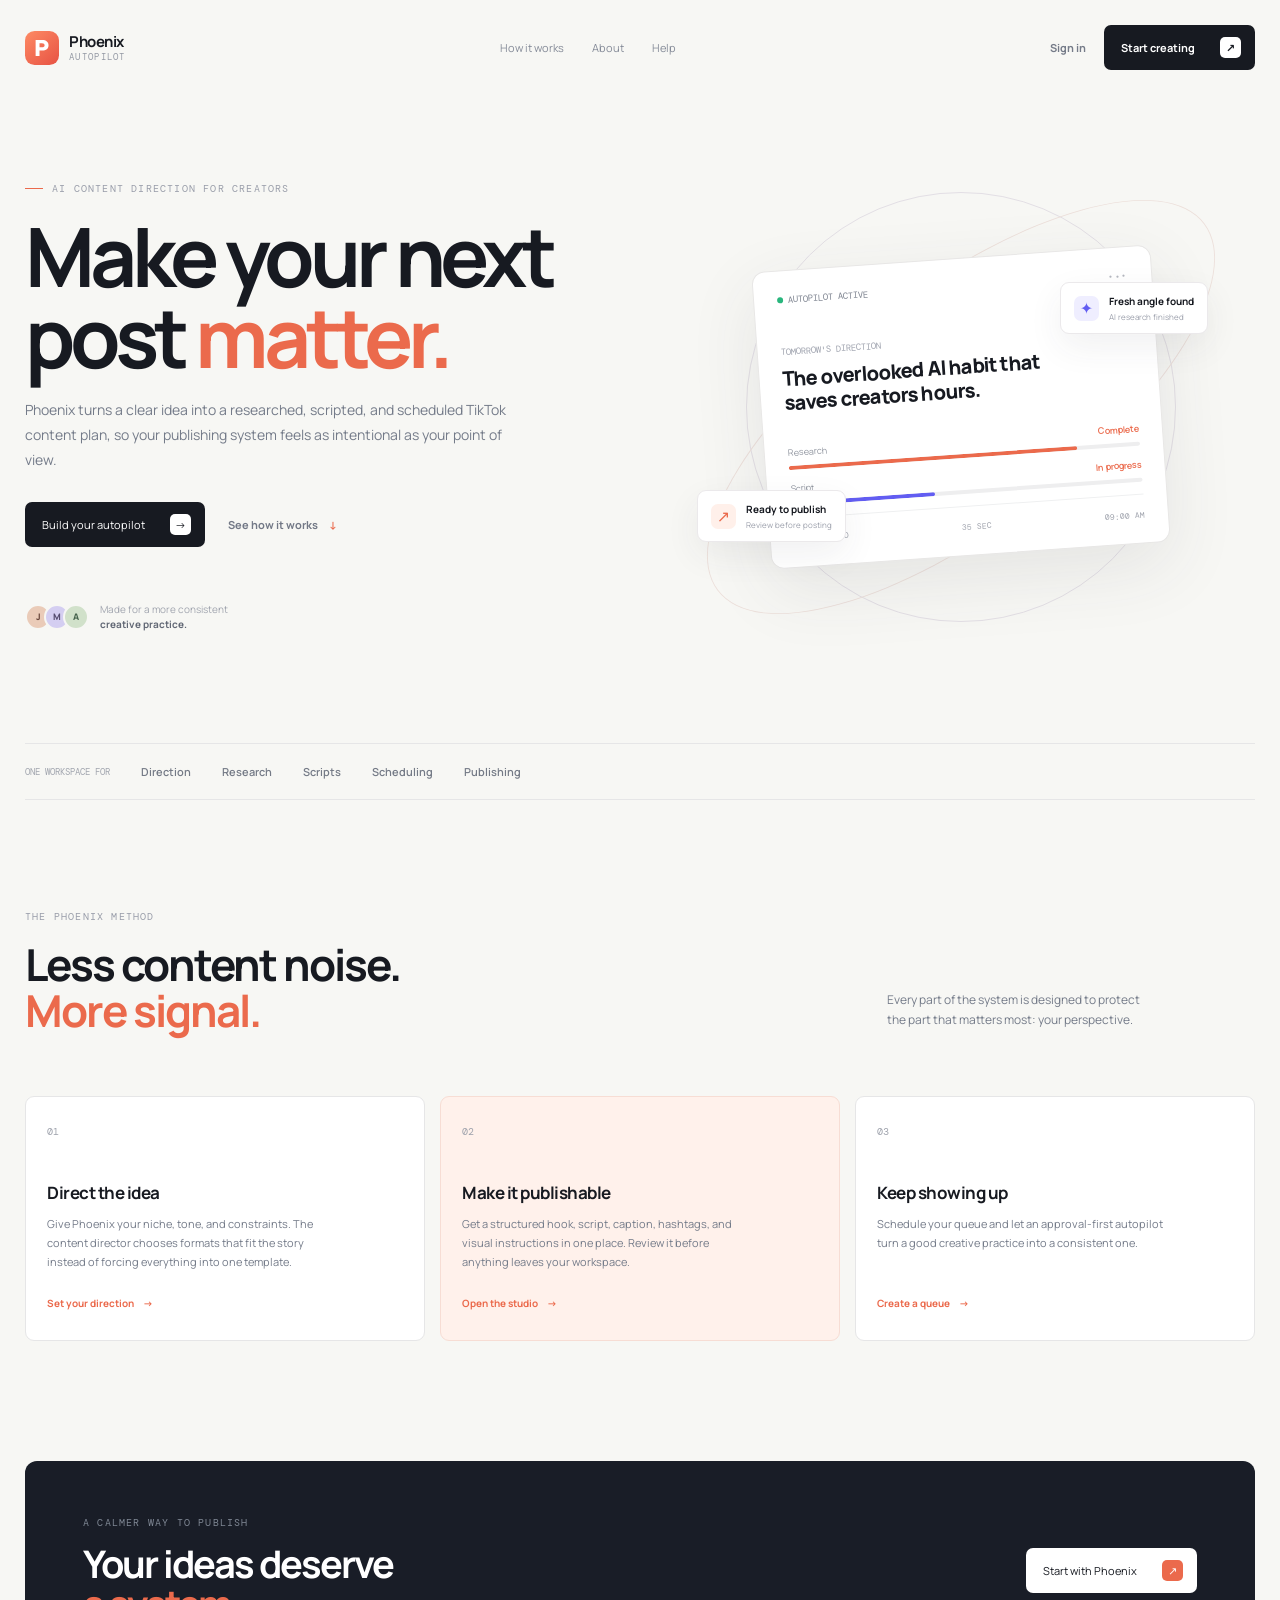
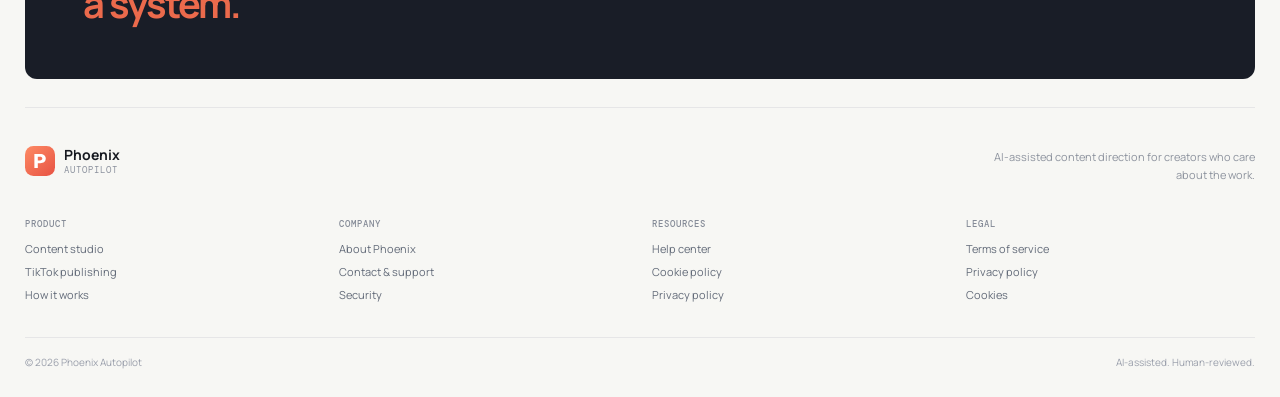
<file: static/index.html>
<!doctype html>
<html lang="en">
  <head>
    <meta charset="utf-8" />
    <meta name="viewport" content="width=device-width, initial-scale=1" />
    <meta name="description" content="Phoenix Autopilot turns your content direction into an intentional TikTok publishing system." />
    <meta name="tiktok-developers-site-verification" content="TMvAZ2F9A7vCeiEza8vRkMqkSMo8er8C" />
    <link rel="icon" href="/static/assets/phoenix-mark.svg" />
    <title>Phoenix Autopilot · Make your next post matter</title>
    <link rel="stylesheet" href="/static/landing.css" />
  </head>
  <body>
    <div class="landing-shell">
      <nav class="landing-nav">
        <a class="landing-brand" href="/"><img class="landing-mark-image" src="/static/assets/phoenix-mark.svg" alt="Phoenix" /><span><strong>Phoenix</strong><small>Autopilot</small></span></a>
        <div class="landing-links"><a href="#how-it-works">How it works</a><a href="/about">About</a><a href="/help">Help</a></div>
        <div class="landing-actions"><a class="landing-signin" href="/login">Sign in</a><a class="landing-cta" href="/signup">Start creating <span>↗</span></a></div>
      </nav>

      <main>
        <section class="hero">
          <div class="hero-copy"><div class="hero-kicker"><span class="kicker-line"></span>AI content direction for creators</div><h1>Make your next post <em>matter.</em></h1><p class="hero-lede">Phoenix turns a clear idea into a researched, scripted, and scheduled TikTok content plan, so your publishing system feels as intentional as your point of view.</p><div class="hero-actions"><a class="hero-button" href="/signup">Build your autopilot <span>→</span></a><a class="hero-secondary" href="#how-it-works">See how it works <span>↓</span></a></div><div class="hero-proof"><div class="proof-avatars"><span>J</span><span>M</span><span>A</span></div><span>Made for a more consistent<br /><strong>creative practice.</strong></span></div></div>
          <div class="hero-art"><div class="orbit orbit-one"></div><div class="orbit orbit-two"></div><div class="dashboard-card"><div class="mini-top"><span><i></i>Autopilot active</span><span class="mini-dots">•••</span></div><div class="mini-title">Tomorrow's direction</div><div class="mini-topic">The overlooked AI habit that saves creators hours.</div><div class="mini-progress"><div><span>Research</span><b>Complete</b></div><div class="progress-track"><i></i></div><div><span>Script</span><b>In progress</b></div><div class="progress-track"><i class="short"></i></div></div><div class="mini-footer"><span>VOICE VIDEO</span><span>35 SEC</span><span>09:00 AM</span></div></div><div class="floating-note note-one"><span>✦</span><div><b>Fresh angle found</b><small>AI research finished</small></div></div><div class="floating-note note-two"><span>↗</span><div><b>Ready to publish</b><small>Review before posting</small></div></div></div>
        </section>

        <section class="signal-strip"><span>ONE WORKSPACE FOR</span><strong>Direction</strong><strong>Research</strong><strong>Scripts</strong><strong>Scheduling</strong><strong>Publishing</strong></section>

        <section class="how-section" id="how-it-works"><div class="section-label">The Phoenix method</div><div class="how-heading"><h2>Less content noise.<br /><em>More signal.</em></h2><p>Every part of the system is designed to protect the part that matters most: your perspective.</p></div><div class="feature-grid"><article><span class="feature-number">01</span><h3>Direct the idea</h3><p>Give Phoenix your niche, tone, and constraints. The content director chooses formats that fit the story instead of forcing everything into one template.</p><a href="/signup">Set your direction <span>→</span></a></article><article><span class="feature-number">02</span><h3>Make it publishable</h3><p>Get a structured hook, script, caption, hashtags, and visual instructions in one place. Review it before anything leaves your workspace.</p><a href="/signup">Open the studio <span>→</span></a></article><article><span class="feature-number">03</span><h3>Keep showing up</h3><p>Schedule your queue and let an approval-first autopilot turn a good creative practice into a consistent one.</p><a href="/signup">Create a queue <span>→</span></a></article></div></section>

        <section class="closing-card"><div><div class="section-label">A calmer way to publish</div><h2>Your ideas deserve<br /><em>a system.</em></h2></div><a class="hero-button light-button" href="/signup">Start with Phoenix <span>↗</span></a></section>
      </main>
      <footer class="site-footer">
        <div class="site-footer-top"><div class="site-footer-brand"><img src="/static/assets/phoenix-mark.svg" alt="Phoenix" /><div><strong>Phoenix</strong><span>Autopilot</span></div></div><p>AI-assisted content direction for creators who care about the work.</p></div>
        <div class="site-footer-columns"><div><b>Product</b><a href="/signup">Content studio</a><a href="/signup">TikTok publishing</a><a href="/#how-it-works">How it works</a></div><div><b>Company</b><a href="/about">About Phoenix</a><a href="/contact">Contact &amp; support</a><a href="/security">Security</a></div><div><b>Resources</b><a href="/help">Help center</a><a href="/cookies">Cookie policy</a><a href="/privacy">Privacy policy</a></div><div><b>Legal</b><a href="/terms">Terms of service</a><a href="/privacy">Privacy policy</a><a href="/cookie-policy">Cookies</a></div></div>
        <div class="site-footer-bottom"><span>© 2026 Phoenix Autopilot</span><span>AI-assisted. Human-reviewed.</span></div>
      </footer>
    </div>
  </body>
</html>
</file>
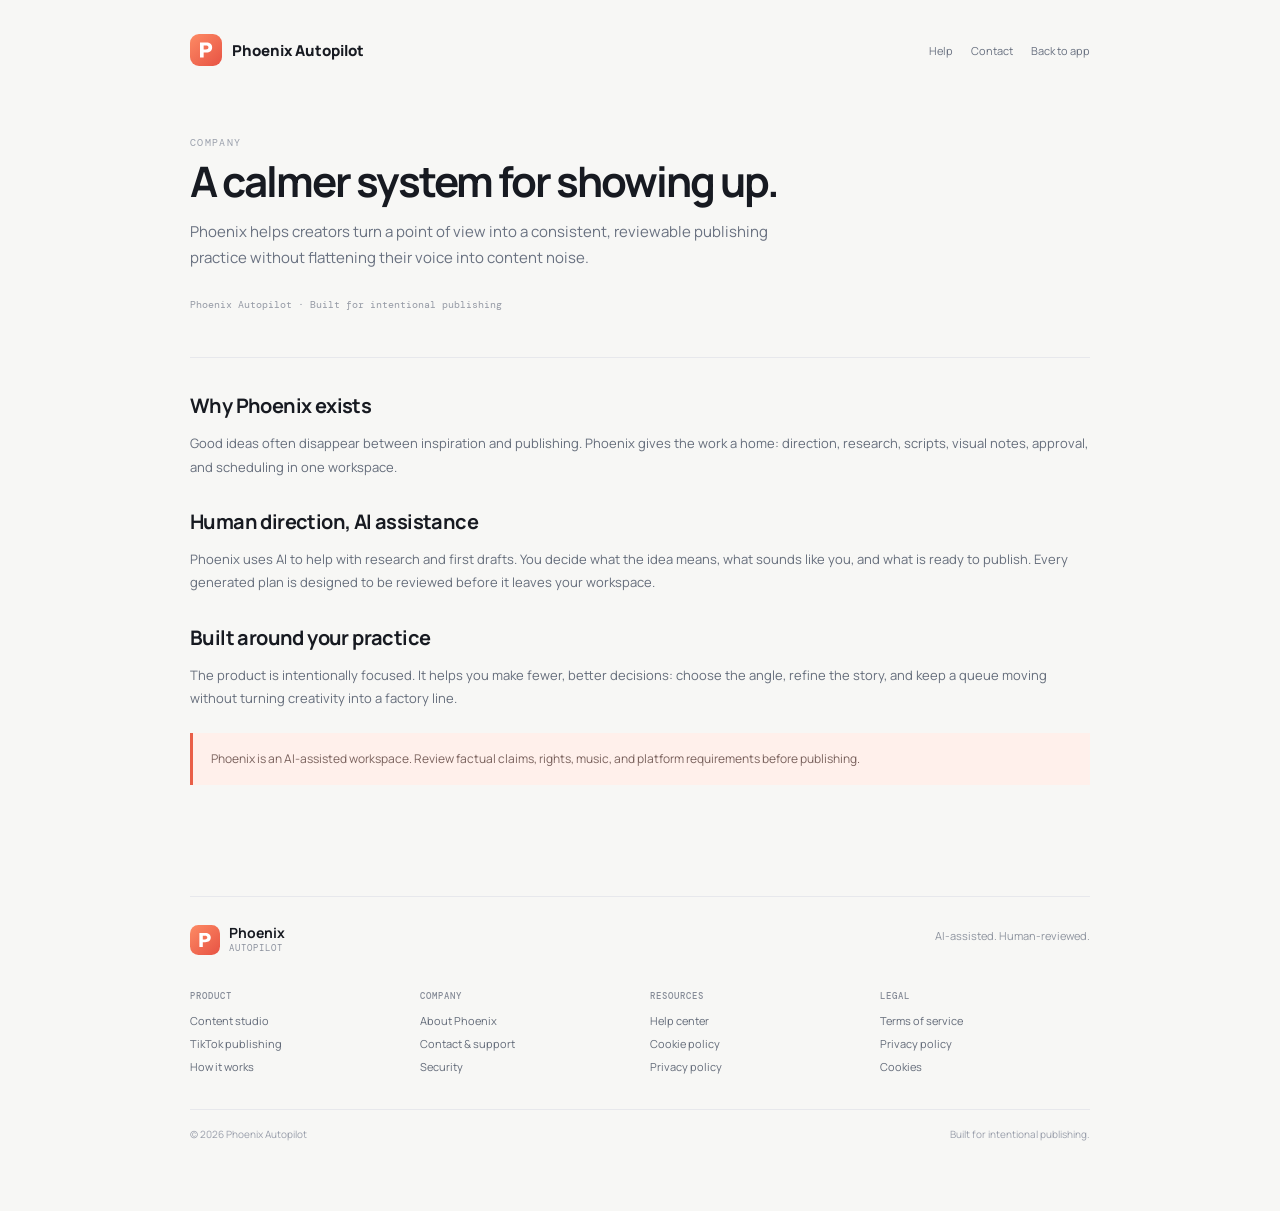
<file: static/about.html>
<!doctype html>
<html lang="en">
  <head>
    <meta charset="utf-8" />
    <meta name="viewport" content="width=device-width, initial-scale=1" />
    <link rel="icon" href="/static/assets/phoenix-mark.svg" />
    <title>About Phoenix · Phoenix Autopilot</title>
    <link rel="stylesheet" href="/static/legal.css" />
  </head>
  <body>
    <div class="legal-shell">
      <nav class="legal-nav"><a class="brand" href="/"><img class="brand-mark-image" src="/static/assets/phoenix-mark.svg" alt="Phoenix" /><span>Phoenix Autopilot</span></a><div class="legal-nav-links"><a href="/help">Help</a><a href="/contact">Contact</a><a href="/">Back to app</a></div></nav>
      <div class="eyebrow">Company</div>
      <h1>A calmer system for showing up.</h1>
      <p class="lede">Phoenix helps creators turn a point of view into a consistent, reviewable publishing practice without flattening their voice into content noise.</p>
      <div class="legal-meta">Phoenix Autopilot · Built for intentional publishing</div>
      <article class="legal-content">
        <h2>Why Phoenix exists</h2>
        <p>Good ideas often disappear between inspiration and publishing. Phoenix gives the work a home: direction, research, scripts, visual notes, approval, and scheduling in one workspace.</p>
        <h2>Human direction, AI assistance</h2>
        <p>Phoenix uses AI to help with research and first drafts. You decide what the idea means, what sounds like you, and what is ready to publish. Every generated plan is designed to be reviewed before it leaves your workspace.</p>
        <h2>Built around your practice</h2>
        <p>The product is intentionally focused. It helps you make fewer, better decisions: choose the angle, refine the story, and keep a queue moving without turning creativity into a factory line.</p>
        <div class="legal-note">Phoenix is an AI-assisted workspace. Review factual claims, rights, music, and platform requirements before publishing.</div>
      </article>
      <footer class="site-footer"><div class="site-footer-top"><div class="site-footer-brand"><img src="/static/assets/phoenix-mark.svg" alt="Phoenix" /><div><strong>Phoenix</strong><span>Autopilot</span></div></div><p>AI-assisted. Human-reviewed.</p></div><div class="site-footer-columns"><div><b>Product</b><a href="/signup">Content studio</a><a href="/signup">TikTok publishing</a><a href="/#how-it-works">How it works</a></div><div><b>Company</b><a href="/about">About Phoenix</a><a href="/contact">Contact &amp; support</a><a href="/security">Security</a></div><div><b>Resources</b><a href="/help">Help center</a><a href="/cookies">Cookie policy</a><a href="/privacy">Privacy policy</a></div><div><b>Legal</b><a href="/terms">Terms of service</a><a href="/privacy">Privacy policy</a><a href="/cookie-policy">Cookies</a></div></div><div class="site-footer-bottom"><span>© 2026 Phoenix Autopilot</span><span>Built for intentional publishing.</span></div></footer>
    </div>
  </body>
</html>
</file>
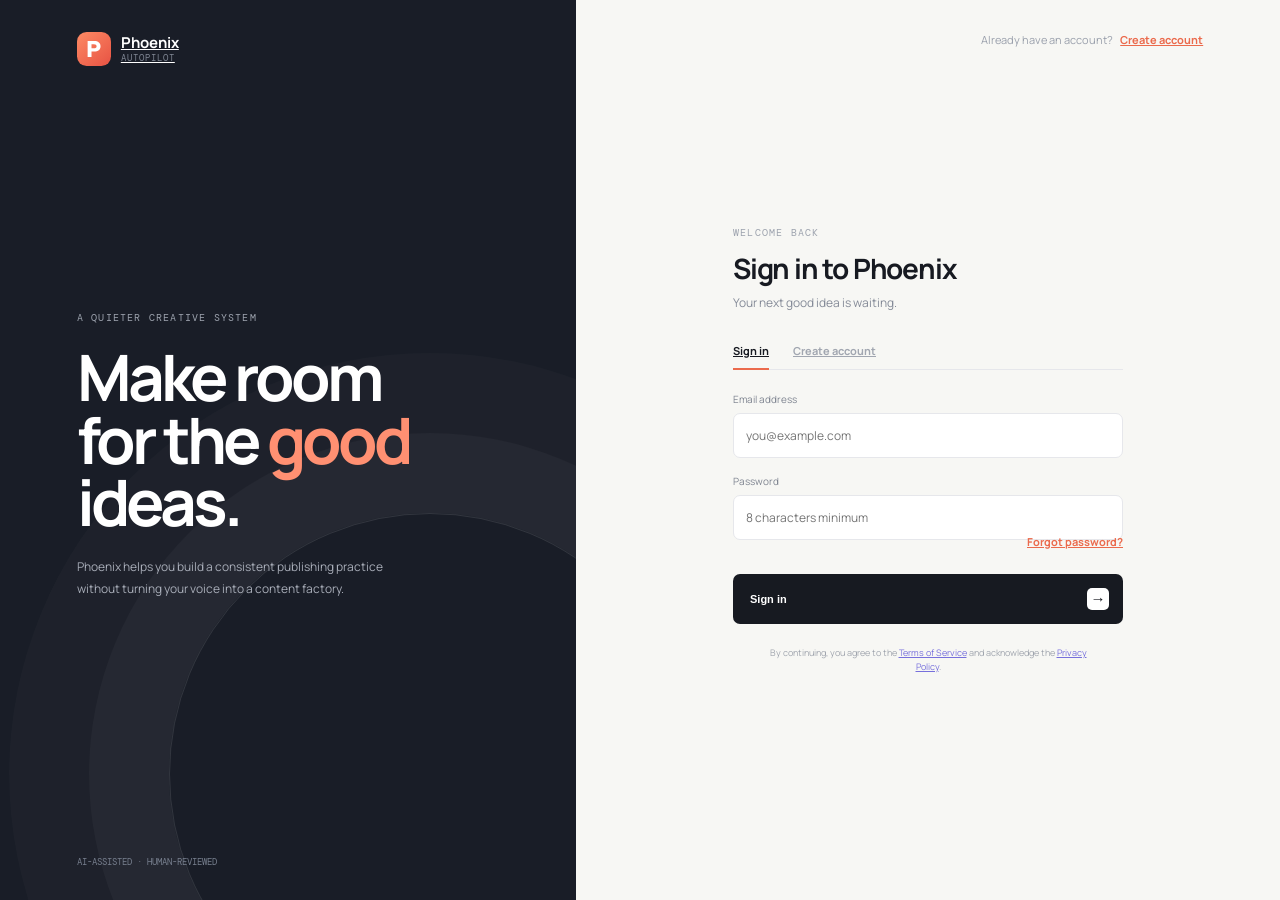
<file: static/auth.html>
<!doctype html>
<html lang="en">
  <head>
    <meta charset="utf-8" />
    <meta name="viewport" content="width=device-width, initial-scale=1" />
    <link rel="icon" href="/static/assets/phoenix-mark.svg" />
    <title>Sign in · Phoenix Autopilot</title>
    <link rel="stylesheet" href="/static/auth.css" />
  </head>
  <body>
    <div class="auth-shell">
      <section class="auth-aside"><a class="auth-brand" href="/"><img class="auth-mark-image" src="/static/assets/phoenix-mark.svg" alt="Phoenix" /><span><strong>Phoenix</strong><small>Autopilot</small></span></a><div class="aside-copy"><div class="aside-kicker">A quieter creative system</div><h1>Make room<br />for the <em>good</em><br />ideas.</h1><p>Phoenix helps you build a consistent publishing practice without turning your voice into a content factory.</p></div><span class="aside-foot">AI-assisted · Human-reviewed</span></section>
      <main class="auth-main"><div class="auth-top"><span>Already have an account?</span><a id="top-switch" href="/login">Sign in</a></div><div class="auth-card"><div class="auth-eyebrow" id="form-eyebrow">Welcome back</div><h2 id="form-title">Sign in to Phoenix</h2><p id="form-copy">Your next good idea is waiting.</p><div class="auth-tabs"><a id="login-tab" href="/login">Sign in</a><a id="signup-tab" href="/signup">Create account</a></div><form id="auth-form"><label id="name-field" class="hidden">Display name<input name="display_name" autocomplete="name" placeholder="Your name" /></label><label>Email address<input name="email" type="email" autocomplete="email" required placeholder="you@example.com" /></label><label>Password<input name="password" type="password" autocomplete="current-password" required minlength="8" placeholder="8 characters minimum" /></label><p class="auth-forgot"><a href="/forgot-password">Forgot password?</a></p><div class="form-error hidden" id="form-error"></div><div class="verification-help hidden" id="verification-help"><span>Need another verification email?</span><button type="button" id="resend-verification">Resend email</button></div><button class="auth-button" type="submit"><span id="submit-label">Sign in</span><span class="spinner hidden" id="submit-spinner"></span><span class="arrow">→</span></button></form><p class="auth-legal">By continuing, you agree to the <a href="/terms">Terms of Service</a> and acknowledge the <a href="/privacy">Privacy Policy</a>.</p></div></main>
    </div>
    <script src="/static/auth.js"></script>
  </body>
</html>
</file>
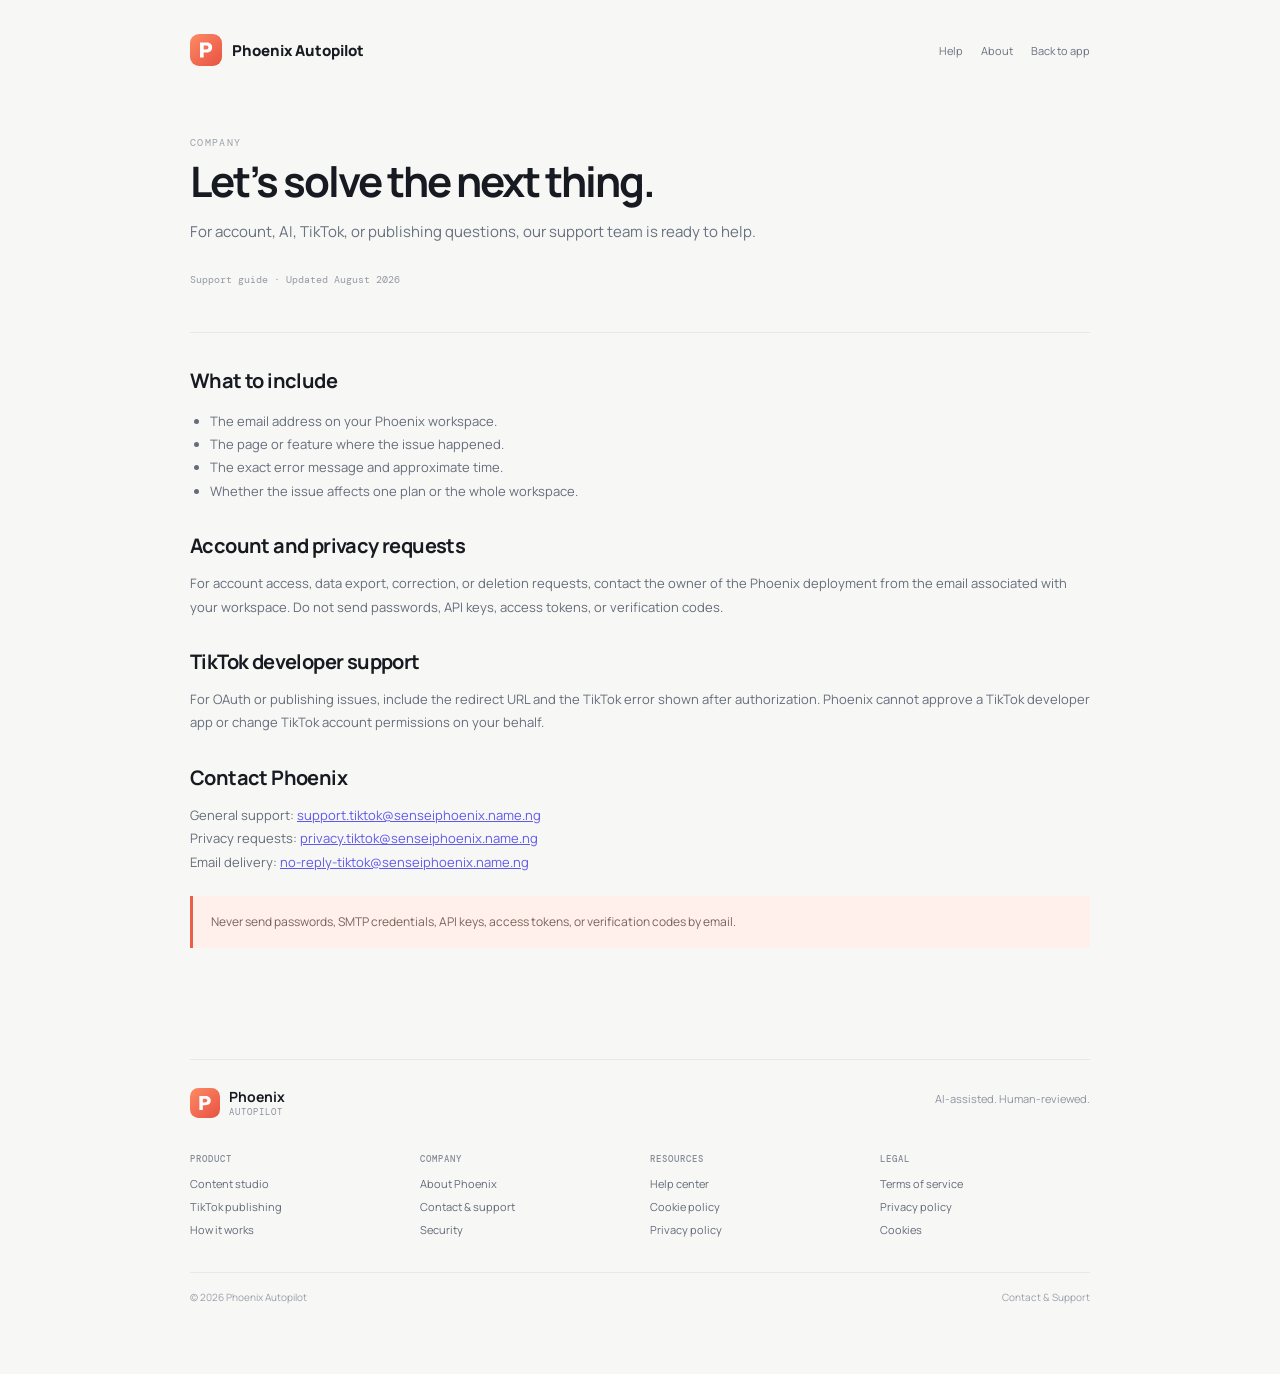
<file: static/contact.html>
<!doctype html>
<html lang="en">
  <head>
    <meta charset="utf-8" />
    <meta name="viewport" content="width=device-width, initial-scale=1" />
    <link rel="icon" href="/static/assets/phoenix-mark.svg" />
    <title>Contact &amp; Support · Phoenix Autopilot</title>
    <link rel="stylesheet" href="/static/legal.css" />
  </head>
  <body>
    <div class="legal-shell">
      <nav class="legal-nav"><a class="brand" href="/"><img class="brand-mark-image" src="/static/assets/phoenix-mark.svg" alt="Phoenix" /><span>Phoenix Autopilot</span></a><div class="legal-nav-links"><a href="/help">Help</a><a href="/about">About</a><a href="/">Back to app</a></div></nav>
      <div class="eyebrow">Company</div>
      <h1>Let’s solve the next thing.</h1>
        <p class="lede">For account, AI, TikTok, or publishing questions, our support team is ready to help.</p>
      <div class="legal-meta">Support guide · Updated August 2026</div>
      <article class="legal-content">
        <h2>What to include</h2>
        <ul><li>The email address on your Phoenix workspace.</li><li>The page or feature where the issue happened.</li><li>The exact error message and approximate time.</li><li>Whether the issue affects one plan or the whole workspace.</li></ul>
        <h2>Account and privacy requests</h2>
        <p>For account access, data export, correction, or deletion requests, contact the owner of the Phoenix deployment from the email associated with your workspace. Do not send passwords, API keys, access tokens, or verification codes.</p>
        <h2>TikTok developer support</h2>
        <p>For OAuth or publishing issues, include the redirect URL and the TikTok error shown after authorization. Phoenix cannot approve a TikTok developer app or change TikTok account permissions on your behalf.</p>
        <h2>Contact Phoenix</h2>
        <p>General support: <a href="mailto:support.tiktok@senseiphoenix.name.ng">support.tiktok@senseiphoenix.name.ng</a><br />Privacy requests: <a href="mailto:privacy.tiktok@senseiphoenix.name.ng">privacy.tiktok@senseiphoenix.name.ng</a><br />Email delivery: <a href="mailto:no-reply-tiktok@senseiphoenix.name.ng">no-reply-tiktok@senseiphoenix.name.ng</a></p>
        <div class="legal-note">Never send passwords, SMTP credentials, API keys, access tokens, or verification codes by email.</div>
      </article>
      <footer class="site-footer"><div class="site-footer-top"><div class="site-footer-brand"><img src="/static/assets/phoenix-mark.svg" alt="Phoenix" /><div><strong>Phoenix</strong><span>Autopilot</span></div></div><p>AI-assisted. Human-reviewed.</p></div><div class="site-footer-columns"><div><b>Product</b><a href="/signup">Content studio</a><a href="/signup">TikTok publishing</a><a href="/#how-it-works">How it works</a></div><div><b>Company</b><a href="/about">About Phoenix</a><a href="/contact">Contact &amp; support</a><a href="/security">Security</a></div><div><b>Resources</b><a href="/help">Help center</a><a href="/cookies">Cookie policy</a><a href="/privacy">Privacy policy</a></div><div><b>Legal</b><a href="/terms">Terms of service</a><a href="/privacy">Privacy policy</a><a href="/cookie-policy">Cookies</a></div></div><div class="site-footer-bottom"><span>© 2026 Phoenix Autopilot</span><span>Contact &amp; Support</span></div></footer>
    </div>
  </body>
</html>
</file>
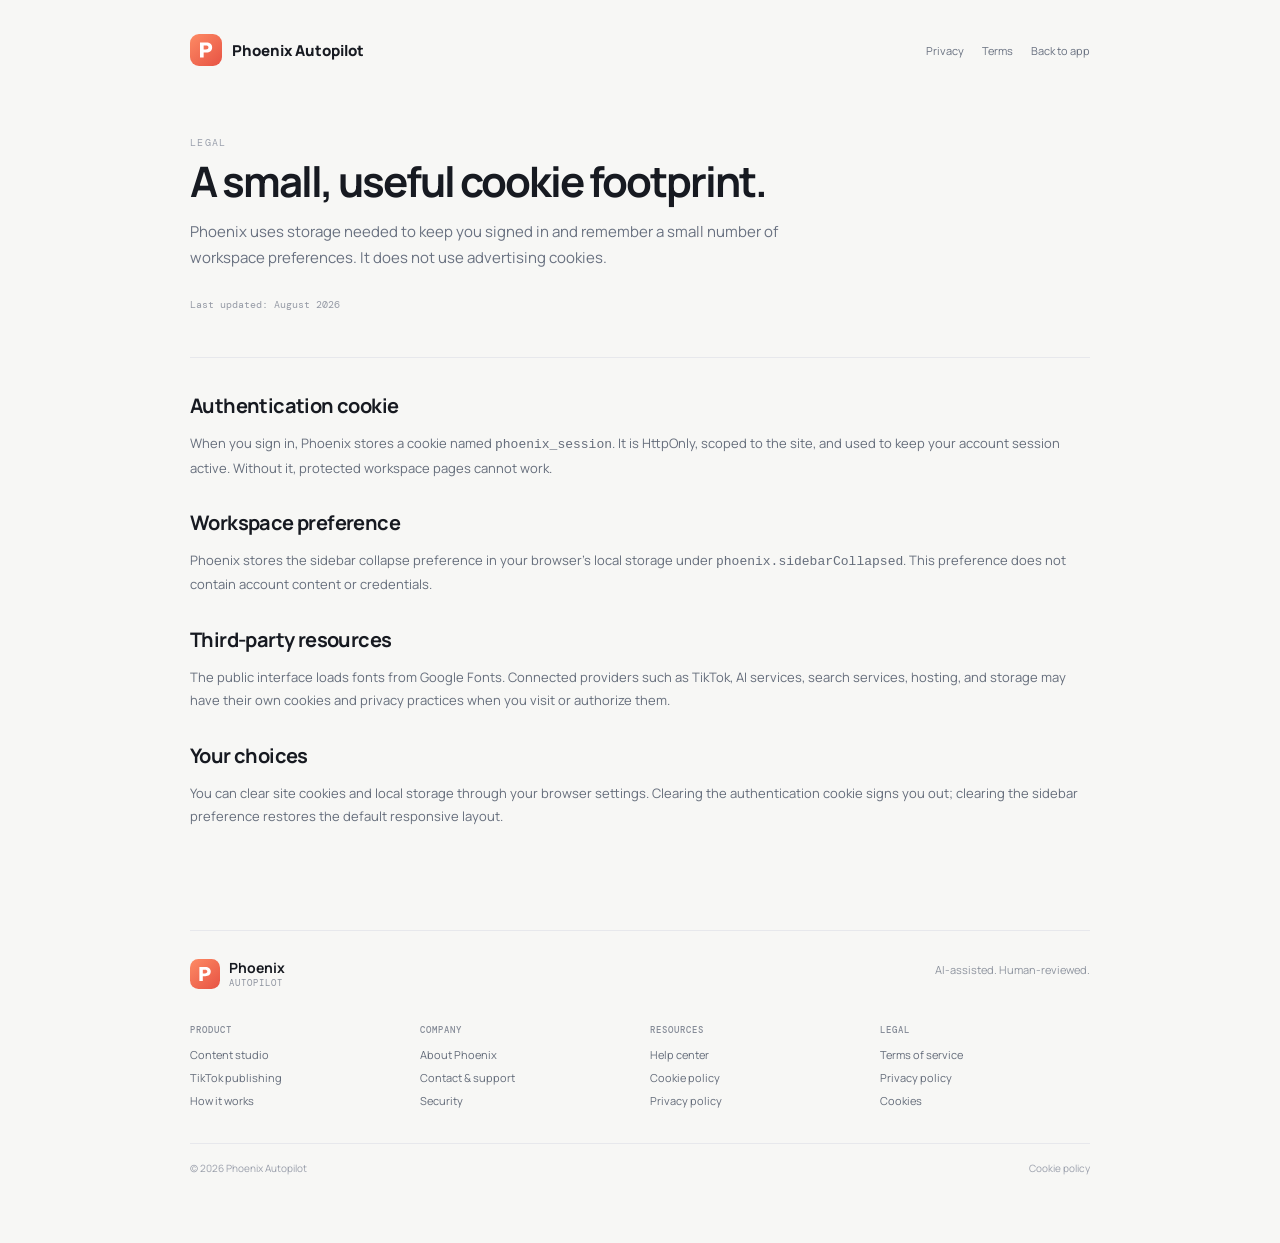
<file: static/cookies.html>
<!doctype html>
<html lang="en">
  <head>
    <meta charset="utf-8" />
    <meta name="viewport" content="width=device-width, initial-scale=1" />
    <link rel="icon" href="/static/assets/phoenix-mark.svg" />
    <title>Cookie Policy · Phoenix Autopilot</title>
    <link rel="stylesheet" href="/static/legal.css" />
  </head>
  <body>
    <div class="legal-shell">
      <nav class="legal-nav"><a class="brand" href="/"><img class="brand-mark-image" src="/static/assets/phoenix-mark.svg" alt="Phoenix" /><span>Phoenix Autopilot</span></a><div class="legal-nav-links"><a href="/privacy">Privacy</a><a href="/terms">Terms</a><a href="/">Back to app</a></div></nav>
      <div class="eyebrow">Legal</div>
      <h1>A small, useful cookie footprint.</h1>
      <p class="lede">Phoenix uses storage needed to keep you signed in and remember a small number of workspace preferences. It does not use advertising cookies.</p>
      <div class="legal-meta">Last updated: August 2026</div>
      <article class="legal-content">
        <h2>Authentication cookie</h2>
        <p>When you sign in, Phoenix stores a cookie named <code>phoenix_session</code>. It is HttpOnly, scoped to the site, and used to keep your account session active. Without it, protected workspace pages cannot work.</p>
        <h2>Workspace preference</h2>
        <p>Phoenix stores the sidebar collapse preference in your browser's local storage under <code>phoenix.sidebarCollapsed</code>. This preference does not contain account content or credentials.</p>
        <h2>Third-party resources</h2>
        <p>The public interface loads fonts from Google Fonts. Connected providers such as TikTok, AI services, search services, hosting, and storage may have their own cookies and privacy practices when you visit or authorize them.</p>
        <h2>Your choices</h2>
        <p>You can clear site cookies and local storage through your browser settings. Clearing the authentication cookie signs you out; clearing the sidebar preference restores the default responsive layout.</p>
      </article>
      <footer class="site-footer"><div class="site-footer-top"><div class="site-footer-brand"><img src="/static/assets/phoenix-mark.svg" alt="Phoenix" /><div><strong>Phoenix</strong><span>Autopilot</span></div></div><p>AI-assisted. Human-reviewed.</p></div><div class="site-footer-columns"><div><b>Product</b><a href="/signup">Content studio</a><a href="/signup">TikTok publishing</a><a href="/#how-it-works">How it works</a></div><div><b>Company</b><a href="/about">About Phoenix</a><a href="/contact">Contact &amp; support</a><a href="/security">Security</a></div><div><b>Resources</b><a href="/help">Help center</a><a href="/cookies">Cookie policy</a><a href="/privacy">Privacy policy</a></div><div><b>Legal</b><a href="/terms">Terms of service</a><a href="/privacy">Privacy policy</a><a href="/cookie-policy">Cookies</a></div></div><div class="site-footer-bottom"><span>© 2026 Phoenix Autopilot</span><span>Cookie policy</span></div></footer>
    </div>
  </body>
</html>
</file>
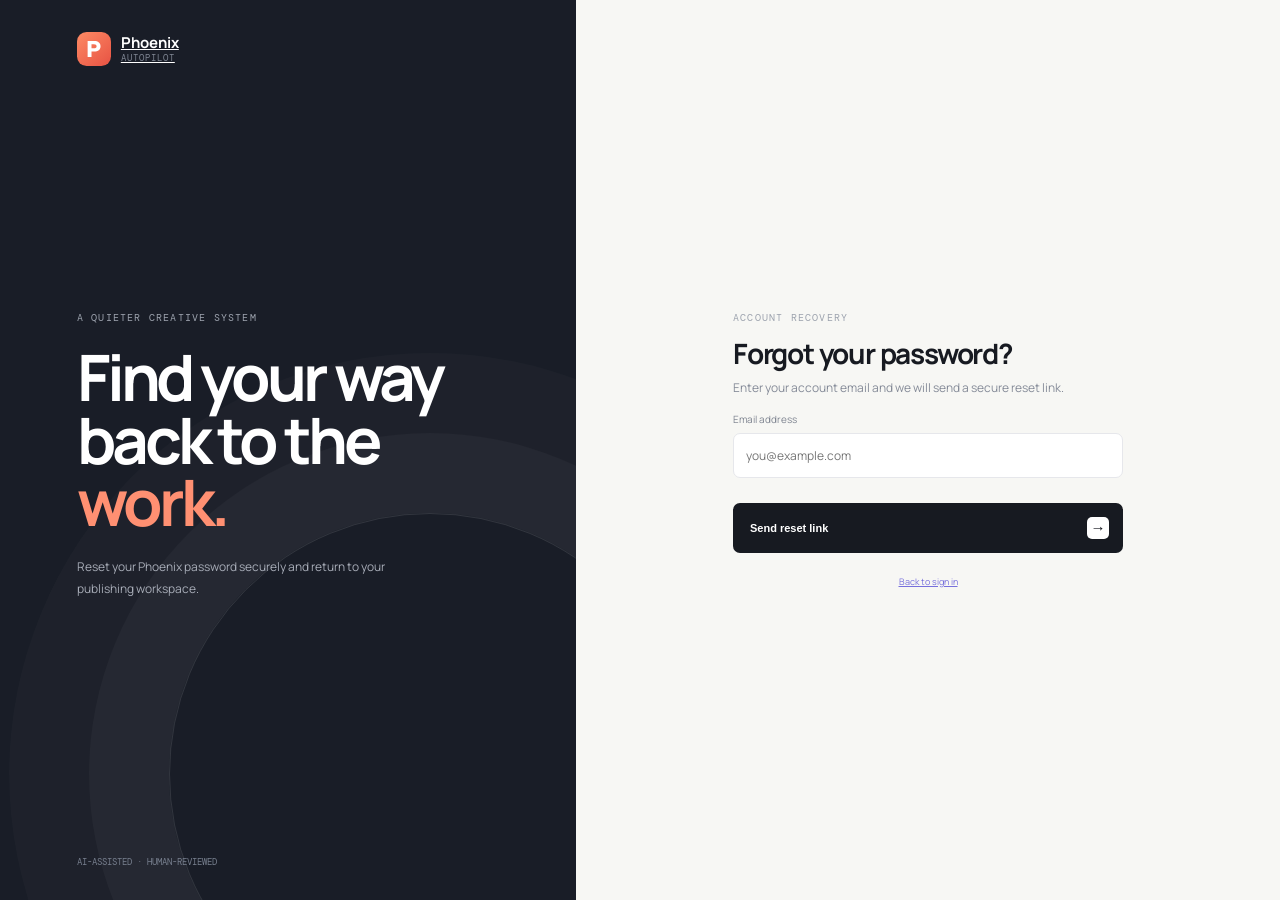
<file: static/forgot-password.html>
<!doctype html>
<html lang="en">
  <head>
    <meta charset="utf-8" />
    <meta name="viewport" content="width=device-width, initial-scale=1" />
    <link rel="icon" href="/static/assets/phoenix-mark.svg" />
    <title>Forgot password · Phoenix Autopilot</title>
    <link rel="stylesheet" href="/static/auth.css" />
  </head>
  <body>
    <div class="auth-shell">
      <section class="auth-aside"><a class="auth-brand" href="/"><img class="auth-mark-image" src="/static/assets/phoenix-mark.svg" alt="Phoenix" /><span><strong>Phoenix</strong><small>Autopilot</small></span></a><div class="aside-copy"><div class="aside-kicker">A quieter creative system</div><h1>Find your way<br />back to the <em>work.</em></h1><p>Reset your Phoenix password securely and return to your publishing workspace.</p></div><span class="aside-foot">AI-assisted · Human-reviewed</span></section>
      <main class="auth-main"><div class="auth-card"><div class="auth-eyebrow">Account recovery</div><h2>Forgot your password?</h2><p>Enter your account email and we will send a secure reset link.</p><form id="forgot-form"><label>Email address<input name="email" type="email" autocomplete="email" required placeholder="you@example.com" /></label><div class="form-error hidden" id="form-error"></div><button class="auth-button" type="submit"><span id="submit-label">Send reset link</span><span class="spinner hidden" id="submit-spinner"></span><span class="arrow">→</span></button></form><p class="auth-legal"><a href="/login">Back to sign in</a></p></div></main>
    </div>
    <script src="/static/forgot-password.js"></script>
  </body>
</html>
</file>
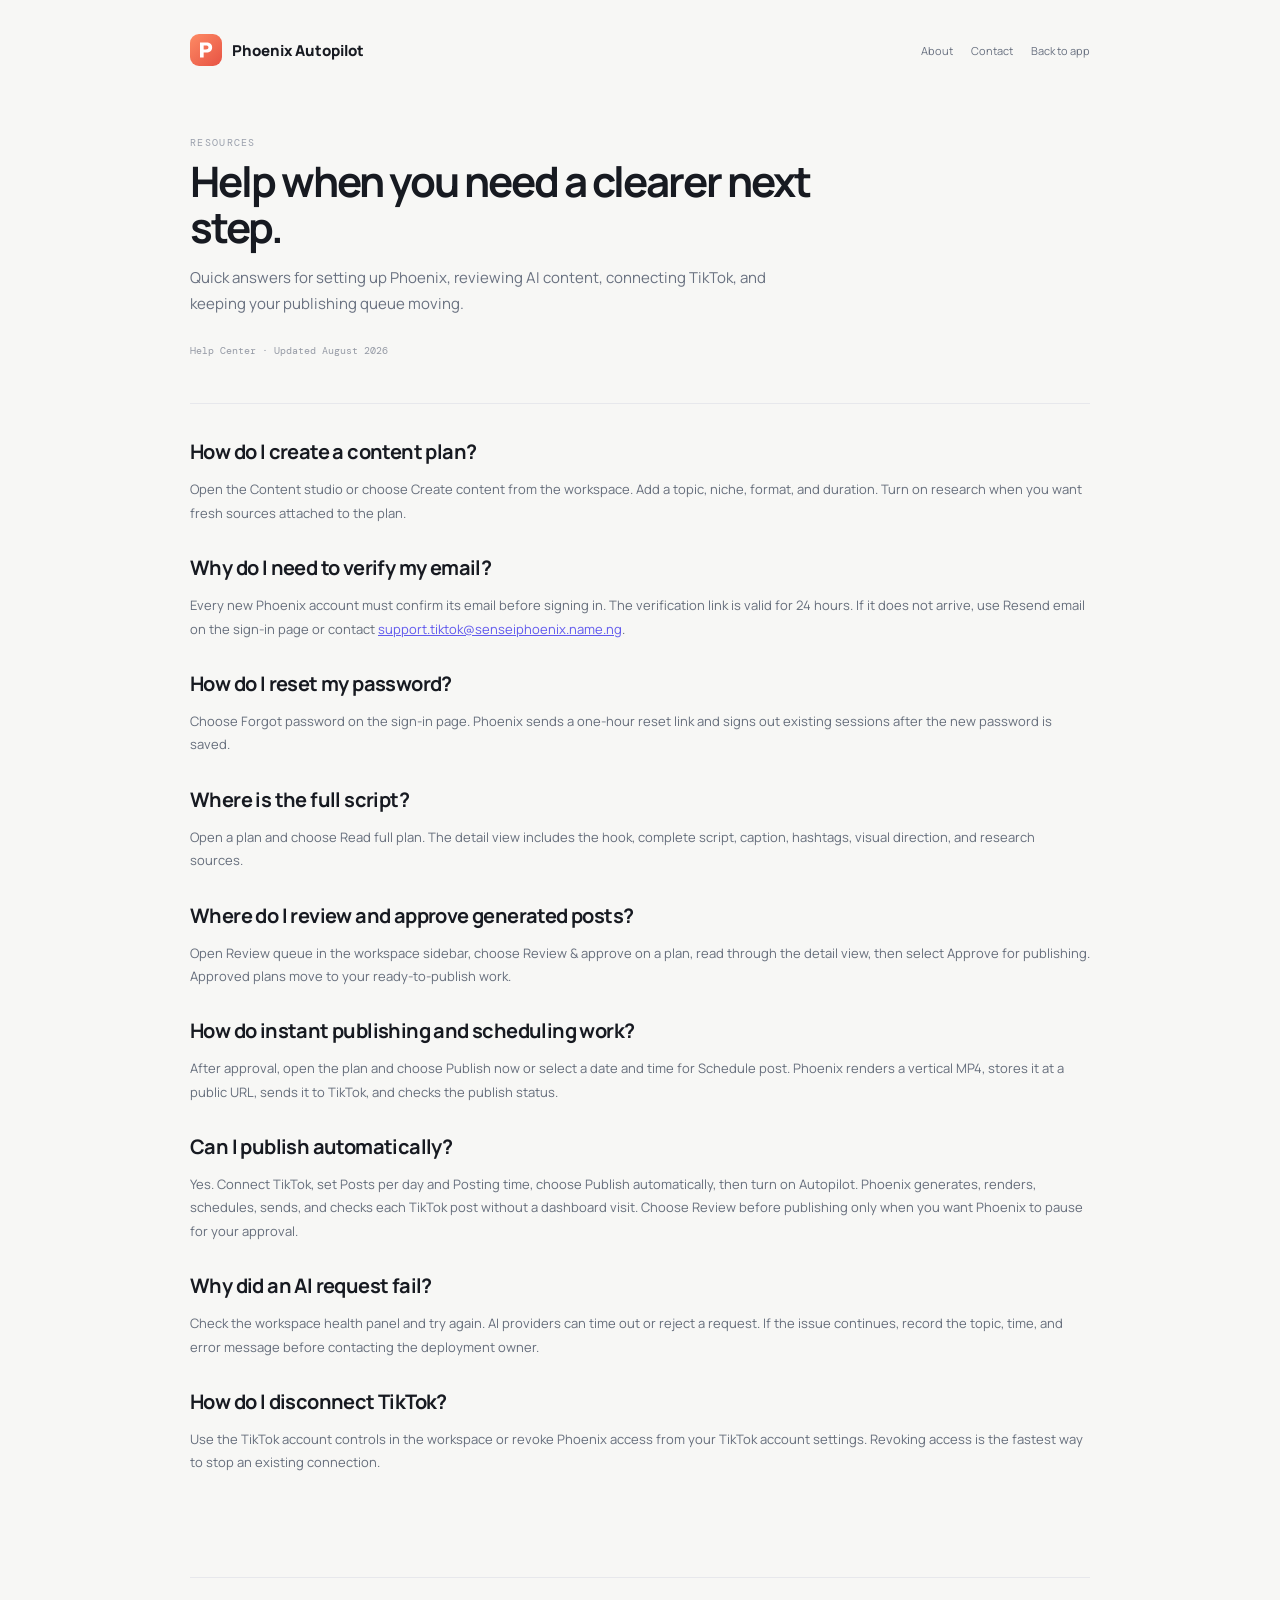
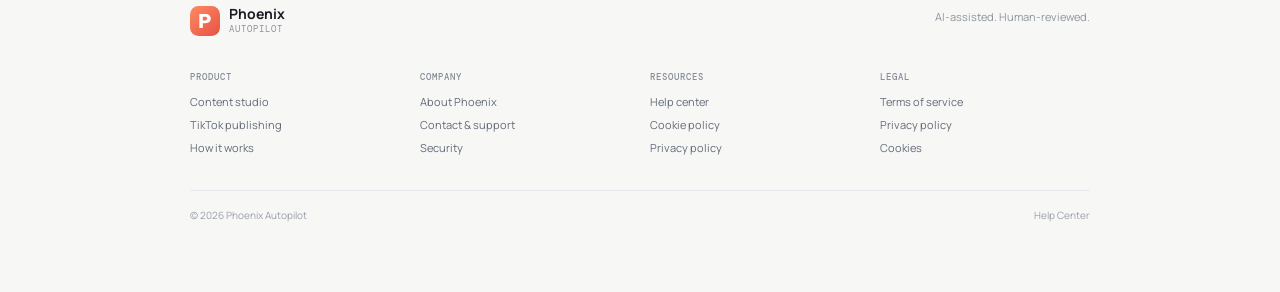
<file: static/help.html>
<!doctype html>
<html lang="en">
  <head>
    <meta charset="utf-8" />
    <meta name="viewport" content="width=device-width, initial-scale=1" />
    <link rel="icon" href="/static/assets/phoenix-mark.svg" />
    <title>Help Center · Phoenix Autopilot</title>
    <link rel="stylesheet" href="/static/legal.css" />
  </head>
  <body>
    <div class="legal-shell">
      <nav class="legal-nav"><a class="brand" href="/"><img class="brand-mark-image" src="/static/assets/phoenix-mark.svg" alt="Phoenix" /><span>Phoenix Autopilot</span></a><div class="legal-nav-links"><a href="/about">About</a><a href="/contact">Contact</a><a href="/">Back to app</a></div></nav>
      <div class="eyebrow">Resources</div>
      <h1>Help when you need a clearer next step.</h1>
      <p class="lede">Quick answers for setting up Phoenix, reviewing AI content, connecting TikTok, and keeping your publishing queue moving.</p>
      <div class="legal-meta">Help Center · Updated August 2026</div>
      <article class="legal-content">
        <h2>How do I create a content plan?</h2>
        <p>Open the Content studio or choose Create content from the workspace. Add a topic, niche, format, and duration. Turn on research when you want fresh sources attached to the plan.</p>
        <h2>Why do I need to verify my email?</h2>
        <p>Every new Phoenix account must confirm its email before signing in. The verification link is valid for 24 hours. If it does not arrive, use Resend email on the sign-in page or contact <a href="mailto:support.tiktok@senseiphoenix.name.ng">support.tiktok@senseiphoenix.name.ng</a>.</p>
        <h2>How do I reset my password?</h2>
        <p>Choose Forgot password on the sign-in page. Phoenix sends a one-hour reset link and signs out existing sessions after the new password is saved.</p>
        <h2>Where is the full script?</h2>
        <p>Open a plan and choose Read full plan. The detail view includes the hook, complete script, caption, hashtags, visual direction, and research sources.</p>
        <h2>Where do I review and approve generated posts?</h2>
        <p>Open Review queue in the workspace sidebar, choose Review &amp; approve on a plan, read through the detail view, then select Approve for publishing. Approved plans move to your ready-to-publish work.</p>
        <h2>How do instant publishing and scheduling work?</h2>
        <p>After approval, open the plan and choose Publish now or select a date and time for Schedule post. Phoenix renders a vertical MP4, stores it at a public URL, sends it to TikTok, and checks the publish status.</p>
        <h2>Can I publish automatically?</h2>
        <p>Yes. Connect TikTok, set Posts per day and Posting time, choose Publish automatically, then turn on Autopilot. Phoenix generates, renders, schedules, sends, and checks each TikTok post without a dashboard visit. Choose Review before publishing only when you want Phoenix to pause for your approval.</p>
        <h2>Why did an AI request fail?</h2>
        <p>Check the workspace health panel and try again. AI providers can time out or reject a request. If the issue continues, record the topic, time, and error message before contacting the deployment owner.</p>
        <h2>How do I disconnect TikTok?</h2>
        <p>Use the TikTok account controls in the workspace or revoke Phoenix access from your TikTok account settings. Revoking access is the fastest way to stop an existing connection.</p>
      </article>
      <footer class="site-footer"><div class="site-footer-top"><div class="site-footer-brand"><img src="/static/assets/phoenix-mark.svg" alt="Phoenix" /><div><strong>Phoenix</strong><span>Autopilot</span></div></div><p>AI-assisted. Human-reviewed.</p></div><div class="site-footer-columns"><div><b>Product</b><a href="/signup">Content studio</a><a href="/signup">TikTok publishing</a><a href="/#how-it-works">How it works</a></div><div><b>Company</b><a href="/about">About Phoenix</a><a href="/contact">Contact &amp; support</a><a href="/security">Security</a></div><div><b>Resources</b><a href="/help">Help center</a><a href="/cookies">Cookie policy</a><a href="/privacy">Privacy policy</a></div><div><b>Legal</b><a href="/terms">Terms of service</a><a href="/privacy">Privacy policy</a><a href="/cookie-policy">Cookies</a></div></div><div class="site-footer-bottom"><span>© 2026 Phoenix Autopilot</span><span>Help Center</span></div></footer>
    </div>
  </body>
</html>
</file>
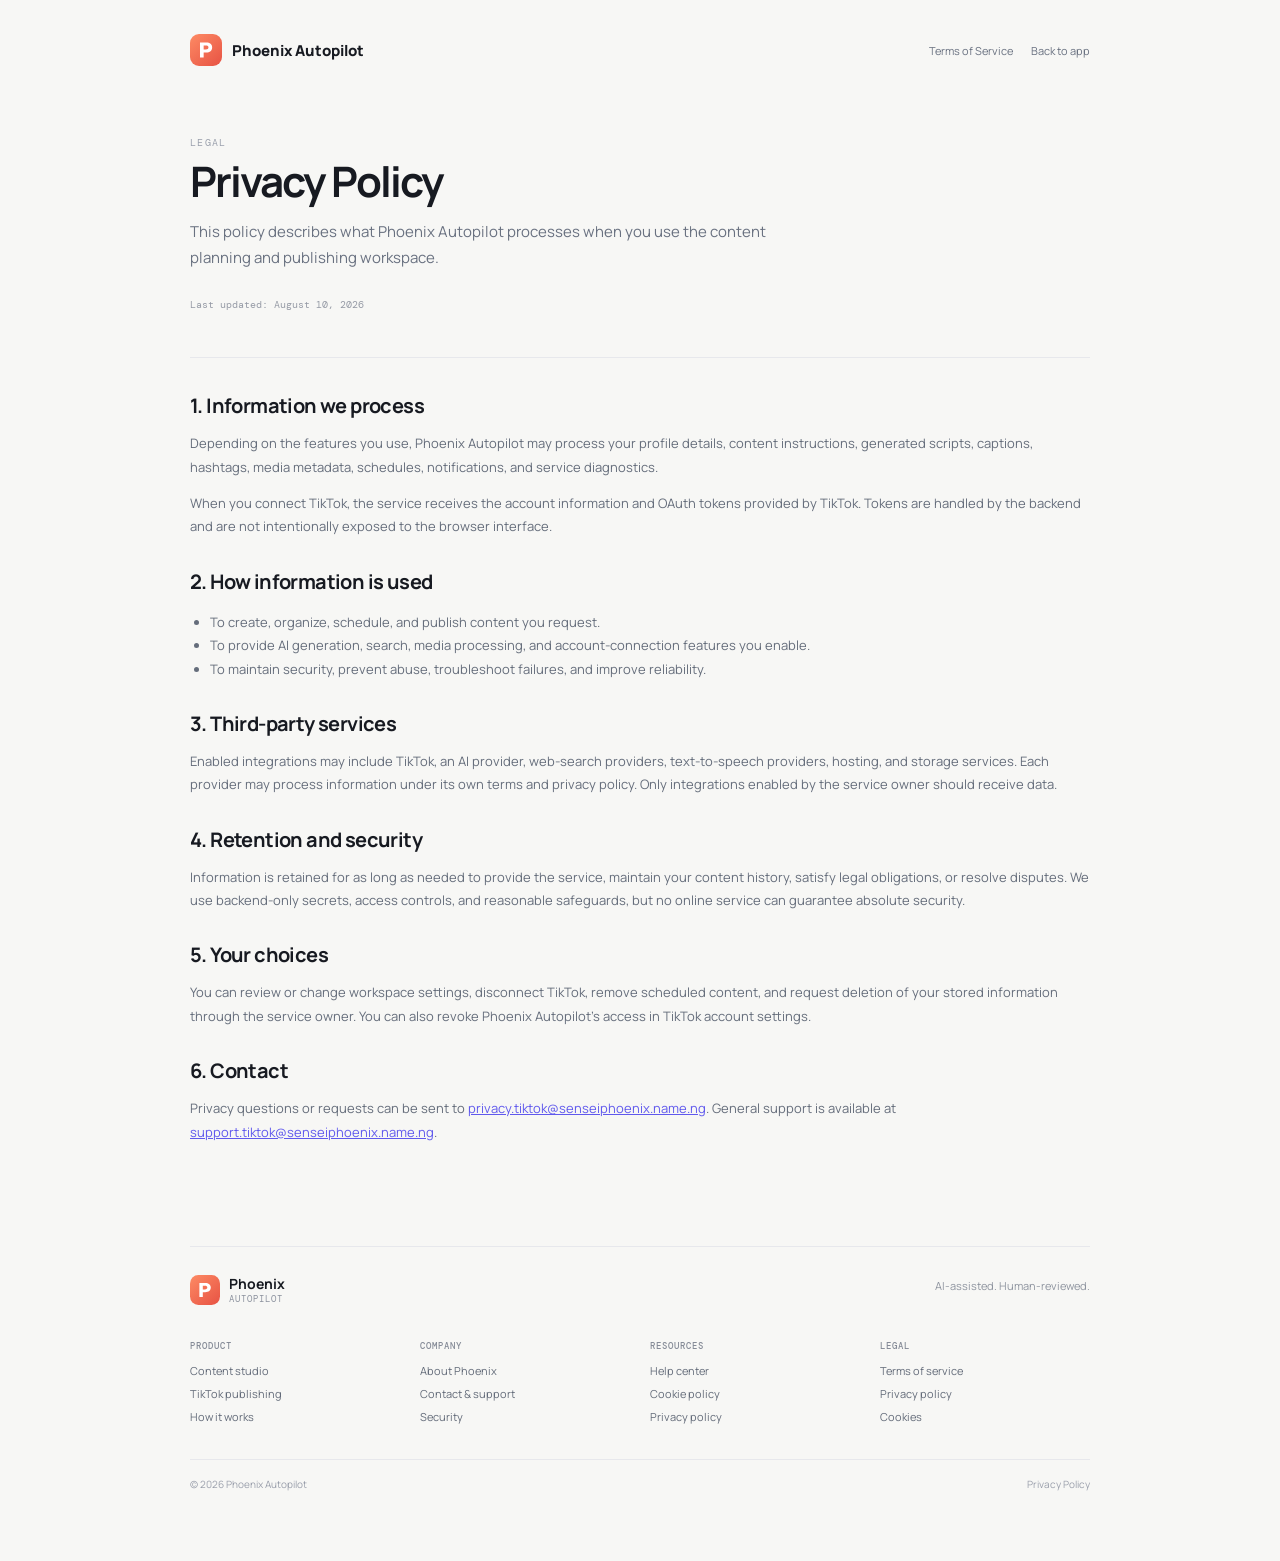
<file: static/privacy.html>
<!doctype html>
<html lang="en">
  <head>
    <meta charset="utf-8" />
    <meta name="viewport" content="width=device-width, initial-scale=1" />
    <link rel="icon" href="/static/assets/phoenix-mark.svg" />
    <title>Privacy Policy · Phoenix Autopilot</title>
    <link rel="stylesheet" href="/static/legal.css" />
  </head>
  <body>
    <div class="legal-shell">
      <nav class="legal-nav"><a class="brand" href="/"><img class="brand-mark-image" src="/static/assets/phoenix-mark.svg" alt="Phoenix" /><span>Phoenix Autopilot</span></a><div class="legal-nav-links"><a href="/terms">Terms of Service</a><a href="/">Back to app</a></div></nav>
      <div class="eyebrow">Legal</div>
      <h1>Privacy Policy</h1>
      <p class="lede">This policy describes what Phoenix Autopilot processes when you use the content planning and publishing workspace.</p>
      <div class="legal-meta">Last updated: August 10, 2026</div>
      <article class="legal-content">
        <h2>1. Information we process</h2>
        <p>Depending on the features you use, Phoenix Autopilot may process your profile details, content instructions, generated scripts, captions, hashtags, media metadata, schedules, notifications, and service diagnostics.</p>
        <p>When you connect TikTok, the service receives the account information and OAuth tokens provided by TikTok. Tokens are handled by the backend and are not intentionally exposed to the browser interface.</p>
        <h2>2. How information is used</h2>
        <ul><li>To create, organize, schedule, and publish content you request.</li><li>To provide AI generation, search, media processing, and account-connection features you enable.</li><li>To maintain security, prevent abuse, troubleshoot failures, and improve reliability.</li></ul>
        <h2>3. Third-party services</h2>
        <p>Enabled integrations may include TikTok, an AI provider, web-search providers, text-to-speech providers, hosting, and storage services. Each provider may process information under its own terms and privacy policy. Only integrations enabled by the service owner should receive data.</p>
        <h2>4. Retention and security</h2>
        <p>Information is retained for as long as needed to provide the service, maintain your content history, satisfy legal obligations, or resolve disputes. We use backend-only secrets, access controls, and reasonable safeguards, but no online service can guarantee absolute security.</p>
        <h2>5. Your choices</h2>
        <p>You can review or change workspace settings, disconnect TikTok, remove scheduled content, and request deletion of your stored information through the service owner. You can also revoke Phoenix Autopilot's access in TikTok account settings.</p>
        <h2>6. Contact</h2>
        <p>Privacy questions or requests can be sent to <a href="mailto:privacy.tiktok@senseiphoenix.name.ng">privacy.tiktok@senseiphoenix.name.ng</a>. General support is available at <a href="mailto:support.tiktok@senseiphoenix.name.ng">support.tiktok@senseiphoenix.name.ng</a>.</p>
      </article>
      <footer class="site-footer"><div class="site-footer-top"><div class="site-footer-brand"><img src="/static/assets/phoenix-mark.svg" alt="Phoenix" /><div><strong>Phoenix</strong><span>Autopilot</span></div></div><p>AI-assisted. Human-reviewed.</p></div><div class="site-footer-columns"><div><b>Product</b><a href="/signup">Content studio</a><a href="/signup">TikTok publishing</a><a href="/#how-it-works">How it works</a></div><div><b>Company</b><a href="/about">About Phoenix</a><a href="/contact">Contact &amp; support</a><a href="/security">Security</a></div><div><b>Resources</b><a href="/help">Help center</a><a href="/cookies">Cookie policy</a><a href="/privacy">Privacy policy</a></div><div><b>Legal</b><a href="/terms">Terms of service</a><a href="/privacy">Privacy policy</a><a href="/cookie-policy">Cookies</a></div></div><div class="site-footer-bottom"><span>© 2026 Phoenix Autopilot</span><span>Privacy Policy</span></div></footer>
    </div>
  </body>
</html>
</file>
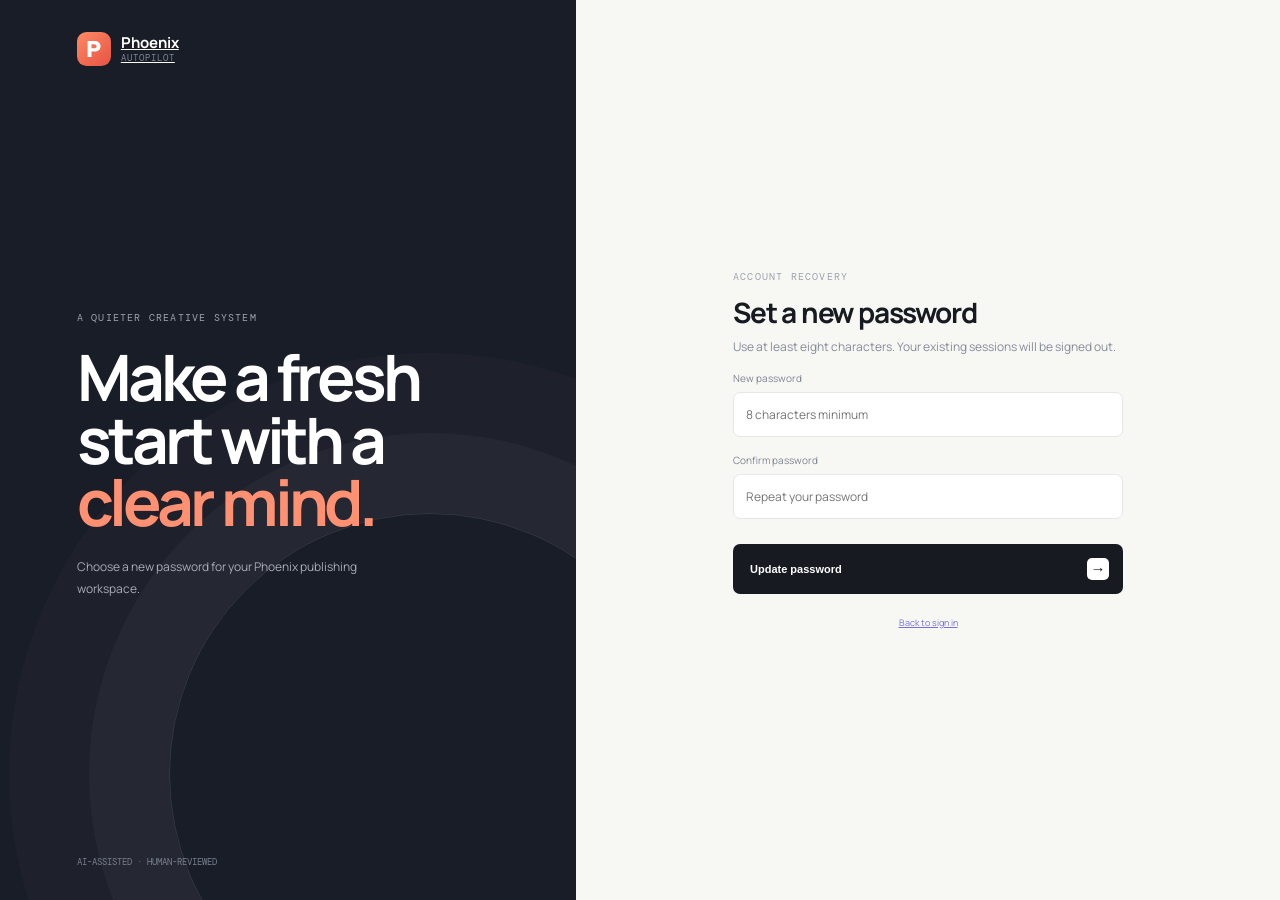
<file: static/reset-password.html>
<!doctype html>
<html lang="en">
  <head>
    <meta charset="utf-8" />
    <meta name="viewport" content="width=device-width, initial-scale=1" />
    <link rel="icon" href="/static/assets/phoenix-mark.svg" />
    <title>Reset password · Phoenix Autopilot</title>
    <link rel="stylesheet" href="/static/auth.css" />
  </head>
  <body>
    <div class="auth-shell">
      <section class="auth-aside"><a class="auth-brand" href="/"><img class="auth-mark-image" src="/static/assets/phoenix-mark.svg" alt="Phoenix" /><span><strong>Phoenix</strong><small>Autopilot</small></span></a><div class="aside-copy"><div class="aside-kicker">A quieter creative system</div><h1>Make a fresh<br />start with a<br /><em>clear mind.</em></h1><p>Choose a new password for your Phoenix publishing workspace.</p></div><span class="aside-foot">AI-assisted · Human-reviewed</span></section>
      <main class="auth-main"><div class="auth-card"><div class="auth-eyebrow">Account recovery</div><h2>Set a new password</h2><p>Use at least eight characters. Your existing sessions will be signed out.</p><form id="reset-form"><label>New password<input name="password" type="password" autocomplete="new-password" required minlength="8" placeholder="8 characters minimum" /></label><label>Confirm password<input name="confirm_password" type="password" autocomplete="new-password" required minlength="8" placeholder="Repeat your password" /></label><div class="form-error hidden" id="form-error"></div><button class="auth-button" type="submit"><span id="submit-label">Update password</span><span class="spinner hidden" id="submit-spinner"></span><span class="arrow">→</span></button></form><p class="auth-legal"><a href="/login">Back to sign in</a></p></div></main>
    </div>
    <script src="/static/reset-password.js"></script>
  </body>
</html>
</file>
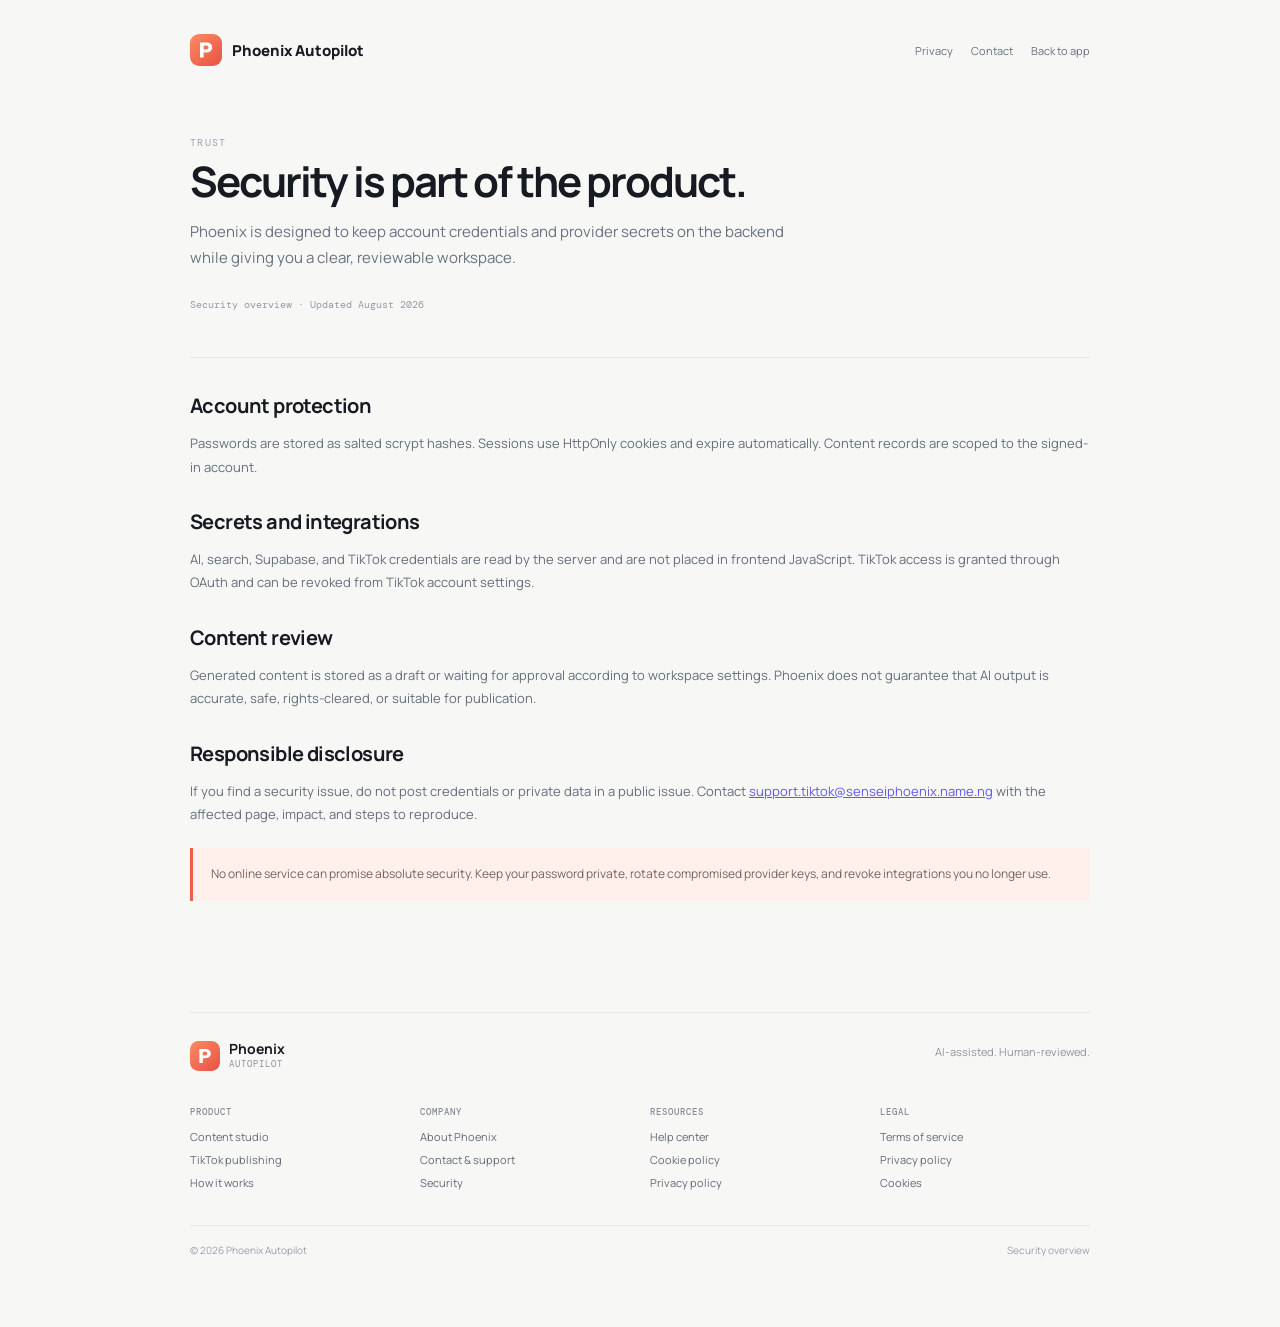
<file: static/security.html>
<!doctype html>
<html lang="en">
  <head>
    <meta charset="utf-8" />
    <meta name="viewport" content="width=device-width, initial-scale=1" />
    <link rel="icon" href="/static/assets/phoenix-mark.svg" />
    <title>Security · Phoenix Autopilot</title>
    <link rel="stylesheet" href="/static/legal.css" />
  </head>
  <body>
    <div class="legal-shell">
      <nav class="legal-nav"><a class="brand" href="/"><img class="brand-mark-image" src="/static/assets/phoenix-mark.svg" alt="Phoenix" /><span>Phoenix Autopilot</span></a><div class="legal-nav-links"><a href="/privacy">Privacy</a><a href="/contact">Contact</a><a href="/">Back to app</a></div></nav>
      <div class="eyebrow">Trust</div>
      <h1>Security is part of the product.</h1>
      <p class="lede">Phoenix is designed to keep account credentials and provider secrets on the backend while giving you a clear, reviewable workspace.</p>
      <div class="legal-meta">Security overview · Updated August 2026</div>
      <article class="legal-content">
        <h2>Account protection</h2>
        <p>Passwords are stored as salted scrypt hashes. Sessions use HttpOnly cookies and expire automatically. Content records are scoped to the signed-in account.</p>
        <h2>Secrets and integrations</h2>
        <p>AI, search, Supabase, and TikTok credentials are read by the server and are not placed in frontend JavaScript. TikTok access is granted through OAuth and can be revoked from TikTok account settings.</p>
        <h2>Content review</h2>
        <p>Generated content is stored as a draft or waiting for approval according to workspace settings. Phoenix does not guarantee that AI output is accurate, safe, rights-cleared, or suitable for publication.</p>
        <h2>Responsible disclosure</h2>
        <p>If you find a security issue, do not post credentials or private data in a public issue. Contact <a href="mailto:support.tiktok@senseiphoenix.name.ng">support.tiktok@senseiphoenix.name.ng</a> with the affected page, impact, and steps to reproduce.</p>
        <div class="legal-note">No online service can promise absolute security. Keep your password private, rotate compromised provider keys, and revoke integrations you no longer use.</div>
      </article>
      <footer class="site-footer"><div class="site-footer-top"><div class="site-footer-brand"><img src="/static/assets/phoenix-mark.svg" alt="Phoenix" /><div><strong>Phoenix</strong><span>Autopilot</span></div></div><p>AI-assisted. Human-reviewed.</p></div><div class="site-footer-columns"><div><b>Product</b><a href="/signup">Content studio</a><a href="/signup">TikTok publishing</a><a href="/#how-it-works">How it works</a></div><div><b>Company</b><a href="/about">About Phoenix</a><a href="/contact">Contact &amp; support</a><a href="/security">Security</a></div><div><b>Resources</b><a href="/help">Help center</a><a href="/cookies">Cookie policy</a><a href="/privacy">Privacy policy</a></div><div><b>Legal</b><a href="/terms">Terms of service</a><a href="/privacy">Privacy policy</a><a href="/cookie-policy">Cookies</a></div></div><div class="site-footer-bottom"><span>© 2026 Phoenix Autopilot</span><span>Security overview</span></div></footer>
    </div>
  </body>
</html>
</file>
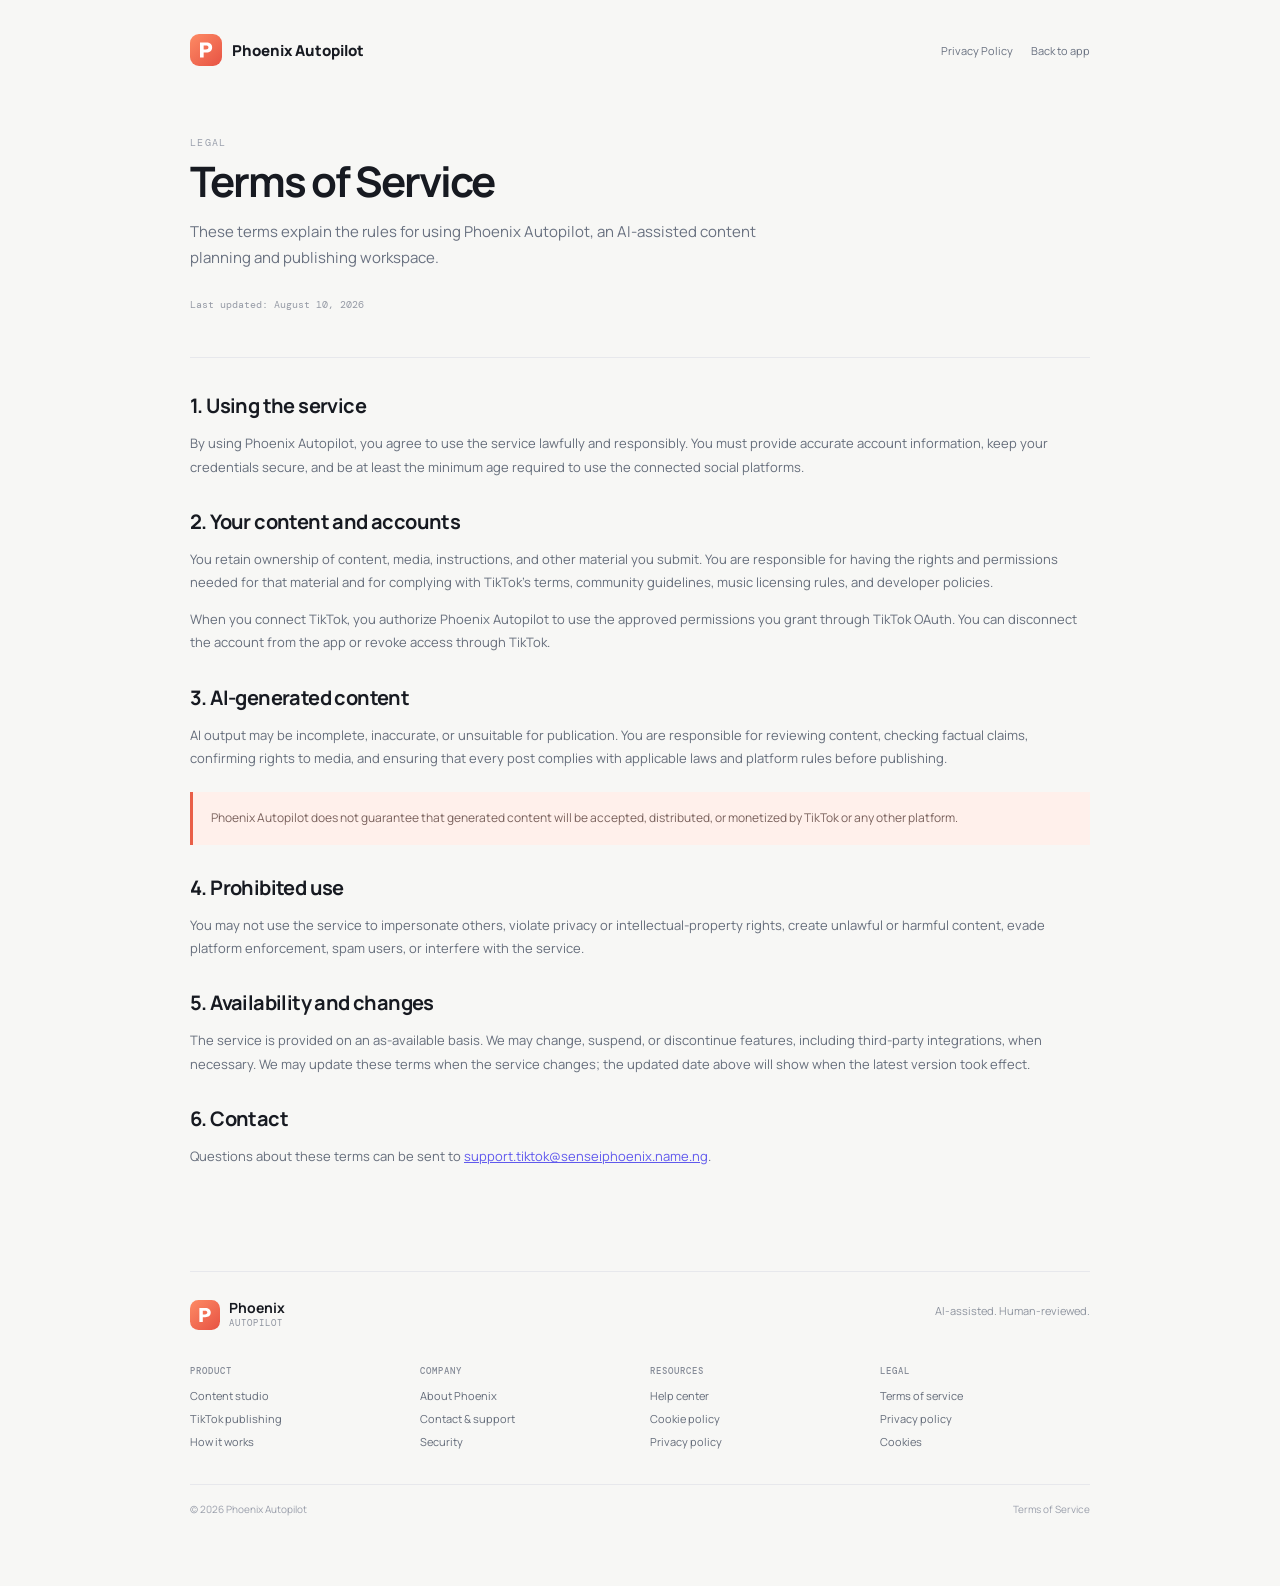
<file: static/terms.html>
<!doctype html>
<html lang="en">
  <head>
    <meta charset="utf-8" />
    <meta name="viewport" content="width=device-width, initial-scale=1" />
    <link rel="icon" href="/static/assets/phoenix-mark.svg" />
    <title>Terms of Service · Phoenix Autopilot</title>
    <link rel="stylesheet" href="/static/legal.css" />
  </head>
  <body>
    <div class="legal-shell">
      <nav class="legal-nav"><a class="brand" href="/"><img class="brand-mark-image" src="/static/assets/phoenix-mark.svg" alt="Phoenix" /><span>Phoenix Autopilot</span></a><div class="legal-nav-links"><a href="/privacy">Privacy Policy</a><a href="/">Back to app</a></div></nav>
      <div class="eyebrow">Legal</div>
      <h1>Terms of Service</h1>
      <p class="lede">These terms explain the rules for using Phoenix Autopilot, an AI-assisted content planning and publishing workspace.</p>
      <div class="legal-meta">Last updated: August 10, 2026</div>
      <article class="legal-content">
        <h2>1. Using the service</h2>
        <p>By using Phoenix Autopilot, you agree to use the service lawfully and responsibly. You must provide accurate account information, keep your credentials secure, and be at least the minimum age required to use the connected social platforms.</p>
        <h2>2. Your content and accounts</h2>
        <p>You retain ownership of content, media, instructions, and other material you submit. You are responsible for having the rights and permissions needed for that material and for complying with TikTok's terms, community guidelines, music licensing rules, and developer policies.</p>
        <p>When you connect TikTok, you authorize Phoenix Autopilot to use the approved permissions you grant through TikTok OAuth. You can disconnect the account from the app or revoke access through TikTok.</p>
        <h2>3. AI-generated content</h2>
        <p>AI output may be incomplete, inaccurate, or unsuitable for publication. You are responsible for reviewing content, checking factual claims, confirming rights to media, and ensuring that every post complies with applicable laws and platform rules before publishing.</p>
        <div class="legal-note">Phoenix Autopilot does not guarantee that generated content will be accepted, distributed, or monetized by TikTok or any other platform.</div>
        <h2>4. Prohibited use</h2>
        <p>You may not use the service to impersonate others, violate privacy or intellectual-property rights, create unlawful or harmful content, evade platform enforcement, spam users, or interfere with the service.</p>
        <h2>5. Availability and changes</h2>
        <p>The service is provided on an as-available basis. We may change, suspend, or discontinue features, including third-party integrations, when necessary. We may update these terms when the service changes; the updated date above will show when the latest version took effect.</p>
        <h2>6. Contact</h2>
        <p>Questions about these terms can be sent to <a href="mailto:support.tiktok@senseiphoenix.name.ng">support.tiktok@senseiphoenix.name.ng</a>.</p>
      </article>
      <footer class="site-footer"><div class="site-footer-top"><div class="site-footer-brand"><img src="/static/assets/phoenix-mark.svg" alt="Phoenix" /><div><strong>Phoenix</strong><span>Autopilot</span></div></div><p>AI-assisted. Human-reviewed.</p></div><div class="site-footer-columns"><div><b>Product</b><a href="/signup">Content studio</a><a href="/signup">TikTok publishing</a><a href="/#how-it-works">How it works</a></div><div><b>Company</b><a href="/about">About Phoenix</a><a href="/contact">Contact &amp; support</a><a href="/security">Security</a></div><div><b>Resources</b><a href="/help">Help center</a><a href="/cookies">Cookie policy</a><a href="/privacy">Privacy policy</a></div><div><b>Legal</b><a href="/terms">Terms of service</a><a href="/privacy">Privacy policy</a><a href="/cookie-policy">Cookies</a></div></div><div class="site-footer-bottom"><span>© 2026 Phoenix Autopilot</span><span>Terms of Service</span></div></footer>
    </div>
  </body>
</html>
</file>
<file: static/landing.css>
@import url('https://fonts.googleapis.com/css2?family=DM+Mono:wght@400;500&family=Manrope:wght@400;500;600;700;800&display=swap');
:root { --ink:#171a21; --muted:#747b89; --line:#e6e6e7; --paper:#f7f7f4; --orange:#eb6a4c; --purple:#625df2; }
.landing-mark-image { width:34px; height:34px; }
* { box-sizing:border-box; } html { scroll-behavior:smooth; } body { margin:0; background:var(--paper); color:var(--ink); font-family:Manrope,system-ui,sans-serif; }
a { color:inherit; text-decoration:none; }.landing-shell { width:min(1240px,calc(100% - 50px)); margin:auto; }.landing-nav { display:flex; align-items:center; justify-content:space-between; padding:25px 0; }.landing-brand { display:flex; align-items:center; gap:10px; }.landing-mark { display:grid; place-items:center; width:34px; height:34px; color:#fff; background:linear-gradient(135deg,#fa8460,#e95746); border-radius:11px; font-weight:800; font-size:18px; }.landing-brand strong,.landing-brand small { display:block; line-height:1; }.landing-brand strong { font-size:15px; letter-spacing:-.5px; }.landing-brand small { margin-top:4px; color:#9499a4; font-family:'DM Mono',monospace; font-size:9px; letter-spacing:1.3px; text-transform:uppercase; }.landing-links { display:flex; gap:28px; color:#858b98; font-size:11px; }.landing-links a:hover,.landing-signin:hover { color:var(--ink); }.landing-actions { display:flex; align-items:center; gap:18px; font-size:11px; font-weight:700; }.landing-signin { color:#757b88; }.landing-cta,.hero-button { display:inline-flex; align-items:center; gap:25px; padding:12px 14px 12px 17px; border-radius:7px; color:#fff; background:var(--ink); font-size:11px; }.landing-cta span,.hero-button span { display:grid; place-items:center; width:21px; height:21px; border-radius:5px; color:var(--ink); background:#fff; }.landing-cta:hover,.hero-button:hover { background:#353a46; }
.hero { min-height:640px; display:grid; grid-template-columns:1fr 1fr; align-items:center; gap:55px; padding:62px 0 86px; }.hero-kicker,.section-label { display:flex; align-items:center; gap:9px; color:#9a9eaa; font-family:'DM Mono',monospace; font-size:10px; letter-spacing:1.2px; text-transform:uppercase; }.kicker-line { width:18px; height:1px; background:var(--orange); }.hero h1 { max-width:550px; margin:21px 0 20px; font-size:clamp(50px,6.4vw,88px); line-height:.98; letter-spacing:-5px; }.hero h1 em,.how-heading em,.closing-card em { color:var(--orange); font-style:normal; }.hero-lede { max-width:490px; color:var(--muted); font-size:14px; line-height:1.8; }.hero-actions { display:flex; align-items:center; gap:23px; margin-top:29px; }.hero-secondary { color:#727886; font-size:11px; font-weight:700; }.hero-secondary span { margin-left:9px; color:var(--orange); }.hero-proof { display:flex; align-items:center; gap:11px; margin-top:55px; color:#a1a5af; font-size:10px; line-height:1.5; }.hero-proof strong { color:#626875; }.proof-avatars { display:flex; padding-left:7px; }.proof-avatars span { display:grid; place-items:center; width:26px; height:26px; margin-left:-7px; border:2px solid var(--paper); border-radius:50%; color:#6a473c; background:#eacbb8; font-size:9px; font-weight:800; }.proof-avatars span:nth-child(2) { color:#564d70; background:#d4cef1; }.proof-avatars span:nth-child(3) { color:#46634d; background:#d1e1ca; }
.hero-art { position:relative; min-height:500px; display:grid; place-items:center; overflow:hidden; }.orbit { position:absolute; border:1px solid #e3dfe5; border-radius:50%; }.orbit-one { width:430px; height:430px; }.orbit-two { width:610px; height:240px; transform:rotate(-37deg); border-color:#ede1dc; }.dashboard-card { position:relative; z-index:2; width:min(400px,90%); padding:23px; border:1px solid #e8e7e6; border-radius:13px; background:#fff; box-shadow:0 22px 70px #3c394719; transform:rotate(-4deg); }.mini-top,.mini-progress>div,.mini-footer { display:flex; align-items:center; justify-content:space-between; }.mini-top { color:#7f8591; font-family:'DM Mono',monospace; font-size:9px; text-transform:uppercase; }.mini-top i { display:inline-block; width:6px; height:6px; margin-right:5px; border-radius:50%; background:#29b67d; }.mini-dots { color:#b4b7bf; letter-spacing:2px; }.mini-title { margin-top:40px; color:#a1a5b0; font-family:'DM Mono',monospace; font-size:9px; text-transform:uppercase; }.mini-topic { max-width:310px; margin-top:9px; font-size:20px; font-weight:800; letter-spacing:-.8px; line-height:1.18; }.mini-progress { margin-top:32px; }.mini-progress>div { color:#9297a1; font-size:9px; }.mini-progress b { color:var(--orange); font-weight:600; }.progress-track { display:block !important; height:4px; margin:7px 0 12px; overflow:hidden; border-radius:5px; background:#eeeeef; }.progress-track i { display:block; width:82%; height:100%; border-radius:5px; background:var(--orange); }.progress-track i.short { width:41%; background:var(--purple); }.mini-footer { padding-top:15px; border-top:1px solid #eff0f1; color:#9da1ab; font-family:'DM Mono',monospace; font-size:8px; }.floating-note { position:absolute; z-index:3; display:flex; align-items:center; gap:10px; padding:11px 13px; border:1px solid #ebe9eb; border-radius:9px; background:#fff; box-shadow:0 13px 35px #3c394712; }.floating-note>span { display:grid; place-items:center; width:25px; height:25px; border-radius:7px; color:var(--purple); background:#efeeff; }.floating-note b,.floating-note small { display:block; }.floating-note b { font-size:10px; }.floating-note small { margin-top:3px; color:#9a9eaa; font-size:8px; }.note-one { top:125px; right:8%; }.note-two { bottom:115px; left:5%; }.note-two>span { color:var(--orange); background:#fff0ea; }
.signal-strip { display:flex; align-items:center; gap:31px; padding:20px 0; border-top:1px solid var(--line); border-bottom:1px solid var(--line); color:#a2a6af; font-family:'DM Mono',monospace; font-size:9px; }.signal-strip strong { color:#747a86; font-family:Manrope,sans-serif; font-size:11px; font-weight:600; }.how-section { padding:110px 0 120px; }.how-heading { display:flex; align-items:end; justify-content:space-between; gap:30px; margin-top:18px; }.how-heading h2,.closing-card h2 { margin:0; font-size:44px; line-height:1.05; letter-spacing:-2px; }.how-heading p { max-width:270px; margin:0 8% 3px 0; color:var(--muted); font-size:12px; line-height:1.7; }.feature-grid { display:grid; grid-template-columns:repeat(3,1fr); gap:15px; margin-top:63px; }.feature-grid article { min-height:245px; padding:21px; border:1px solid var(--line); border-radius:9px; background:#fff; }.feature-grid article:nth-child(2) { background:#fff1eb; border-color:#f7ddd4; }.feature-number { color:#9ea2ac; font-family:'DM Mono',monospace; font-size:10px; }.feature-grid h3 { margin:41px 0 11px; font-size:17px; letter-spacing:-.5px; }.feature-grid p { max-width:290px; min-height:61px; margin:0; color:var(--muted); font-size:11px; line-height:1.7; }.feature-grid a { display:inline-block; margin-top:20px; color:var(--orange); font-size:10px; font-weight:700; }.feature-grid a span { margin-left:7px; }.closing-card { display:flex; align-items:center; justify-content:space-between; padding:55px 58px; border-radius:12px; background:#191d27; color:#fff; }.closing-card .section-label { color:#7f8794; }.closing-card h2 { margin-top:15px; font-size:38px; }.light-button { background:#fff; color:var(--ink); }.light-button:hover { background:#ffe8e1; }.light-button span { background:var(--orange); color:#fff; }.landing-footer { display:flex; justify-content:space-between; padding:24px 0 28px; color:#a0a4ae; font-size:10px; }.landing-footer a { margin-left:17px; color:#7770dc; }.landing-footer a:hover { text-decoration:underline; }
@media (max-width:850px) { .landing-shell { width:min(100% - 30px,600px); }.landing-links { display:none; }.hero { grid-template-columns:1fr; gap:20px; padding-top:55px; }.hero h1 { font-size:60px; }.hero-art { min-height:410px; }.signal-strip { flex-wrap:wrap; gap:15px 22px; }.how-section { padding:80px 0; }.how-heading { display:block; }.how-heading p { margin-top:20px; }.feature-grid { grid-template-columns:1fr; margin-top:38px; }.feature-grid article { min-height:190px; }.feature-grid h3 { margin-top:25px; }.feature-grid p { min-height:0; }.closing-card { display:block; padding:35px 27px; }.closing-card .hero-button { margin-top:30px; }.landing-footer { display:block; line-height:2; }.landing-footer span:last-child { display:block; } }
@media (max-width:480px) { .landing-actions { gap:10px; }.landing-signin { display:none; }.hero h1 { font-size:51px; letter-spacing:-3px; }.hero-lede { font-size:13px; }.hero-actions { display:block; }.hero-secondary { display:inline-block; margin-top:20px; }.dashboard-card { transform:rotate(-2deg) scale(.88); }.note-one { right:-12px; top:52px; }.note-two { left:-12px; bottom:54px; }.how-heading h2,.closing-card h2 { font-size:35px; }.signal-strip span { width:100%; } }
.site-footer { margin-top:28px; padding:38px 0 28px; border-top:1px solid var(--line); }.site-footer-top { display:flex; align-items:flex-start; justify-content:space-between; gap:24px; }.site-footer-brand { display:flex; align-items:center; gap:9px; }.site-footer-brand img { width:30px; height:30px; }.site-footer-brand strong,.site-footer-brand span { display:block; line-height:1; }.site-footer-brand strong { font-size:14px; }.site-footer-brand span { margin-top:4px; color:#8b919d; font-family:'DM Mono',monospace; font-size:9px; letter-spacing:1px; text-transform:uppercase; }.site-footer-top p { max-width:280px; margin:2px 0 0; color:#8d939e; font-size:11px; line-height:1.6; text-align:right; }.site-footer-columns { display:grid; grid-template-columns:repeat(4,1fr); gap:24px; margin-top:35px; }.site-footer-columns b,.site-footer-columns a { display:block; }.site-footer-columns b { margin-bottom:11px; color:#858b97; font-family:'DM Mono',monospace; font-size:9px; font-weight:500; letter-spacing:1px; text-transform:uppercase; }.site-footer-columns a { margin-top:8px; color:#636b79; font-size:11px; text-decoration:none; }.site-footer-columns a:hover { color:#d85236; }.site-footer-bottom { display:flex; justify-content:space-between; gap:20px; margin-top:35px; padding-top:17px; border-top:1px solid var(--line); color:#9a9fab; font-size:10px; }
@media (max-width:850px) { .site-footer-top { display:block; }.site-footer-top p { margin-top:16px; text-align:left; }.site-footer-columns { grid-template-columns:repeat(2,1fr); gap:26px 16px; }.site-footer-bottom { display:block; line-height:1.8; }.site-footer-bottom span { display:block; } }
</file>
<file: static/legal.css>
@import url('https://fonts.googleapis.com/css2?family=DM+Mono:wght@400;500&family=Manrope:wght@400;500;600;700;800&display=swap');
:root { --ink:#171a21; --muted:#697180; --line:#e7e8ec; --paper:#f7f7f5; --orange:#e95f48; --purple:#6059ed; }
.brand-mark-image { width:32px; height:32px; }
* { box-sizing:border-box; }
body { margin:0; background:var(--paper); color:var(--ink); font-family:Manrope,system-ui,sans-serif; }
.legal-shell { width:min(900px,calc(100% - 32px)); margin:0 auto; padding:34px 0 70px; }
.legal-nav { display:flex; align-items:center; justify-content:space-between; margin-bottom:70px; }
.brand { display:flex; align-items:center; gap:10px; color:var(--ink); text-decoration:none; font-size:15px; font-weight:800; }
.brand-mark { display:grid; place-items:center; width:32px; height:32px; border-radius:10px; color:#fff; background:linear-gradient(135deg,#fb8561,#f05243); }
.legal-nav-links { display:flex; gap:18px; font-size:11px; }.legal-nav-links a { color:var(--muted); text-decoration:none; }.legal-nav-links a:hover { color:var(--purple); }
.eyebrow { color:#9ba1ad; font-family:'DM Mono',monospace; font-size:10px; letter-spacing:1.3px; text-transform:uppercase; }
h1 { max-width:680px; margin:9px 0 13px; font-size:42px; letter-spacing:-2px; line-height:1.1; }.lede { max-width:620px; color:var(--muted); line-height:1.7; font-size:15px; }
.legal-meta { margin:28px 0 46px; color:#959aa5; font-family:'DM Mono',monospace; font-size:10px; }
.legal-content { padding:34px 0; border-top:1px solid var(--line); }.legal-content h2 { margin:29px 0 9px; font-size:20px; letter-spacing:-.6px; }.legal-content h2:first-child { margin-top:0; }.legal-content p,.legal-content li { color:#656d7b; font-size:13px; line-height:1.8; }.legal-content ul { padding-left:20px; }.legal-content a { color:var(--purple); }
.legal-note { padding:16px 18px; margin:22px 0; border-left:3px solid var(--orange); background:#fff0eb; color:#7a625d; font-size:12px; line-height:1.7; }
.legal-footer { display:flex; justify-content:space-between; padding-top:25px; border-top:1px solid var(--line); color:#9a9fab; font-size:10px; }.legal-footer a { margin-left:16px; color:var(--purple); text-decoration:none; }
@media (max-width:600px) { .legal-nav { margin-bottom:45px; }.legal-nav-links { gap:10px; }.legal-nav-links a { font-size:10px; } h1 { font-size:32px; letter-spacing:-1.4px; }.legal-footer { display:block; }.legal-footer span { display:block; margin-top:8px; } }
.site-footer { margin-top:55px; padding-top:28px; border-top:1px solid var(--line); }.site-footer-top { display:flex; align-items:flex-start; justify-content:space-between; gap:24px; }.site-footer-brand { display:flex; align-items:center; gap:9px; }.site-footer-brand img { width:30px; height:30px; }.site-footer-brand strong,.site-footer-brand span { display:block; line-height:1; }.site-footer-brand strong { font-size:14px; }.site-footer-brand span { margin-top:4px; color:#8b919d; font-family:'DM Mono',monospace; font-size:9px; letter-spacing:1px; text-transform:uppercase; }.site-footer-top p { max-width:260px; margin:2px 0 0; color:#8d939e; font-size:11px; line-height:1.6; text-align:right; }.site-footer-columns { display:grid; grid-template-columns:repeat(4,1fr); gap:20px; margin-top:35px; }.site-footer-columns b,.site-footer-columns a { display:block; }.site-footer-columns b { margin-bottom:11px; color:#858b97; font-family:'DM Mono',monospace; font-size:9px; font-weight:500; letter-spacing:1px; text-transform:uppercase; }.site-footer-columns a { margin-top:8px; color:#636b79; font-size:11px; text-decoration:none; }.site-footer-columns a:hover { color:var(--purple); }.site-footer-bottom { display:flex; justify-content:space-between; gap:20px; margin-top:35px; padding-top:17px; border-top:1px solid var(--line); color:#9a9fab; font-size:10px; }
@media (max-width:600px) { .site-footer-top { display:block; }.site-footer-top p { margin-top:16px; text-align:left; }.site-footer-columns { grid-template-columns:repeat(2,1fr); gap:26px 16px; }.site-footer-bottom { display:block; line-height:1.8; }.site-footer-bottom span { display:block; } }
.not-found-content { min-height:390px; display:flex; flex-direction:column; justify-content:center; }.not-found-content h1 { max-width:620px; }.not-found-actions { display:flex; align-items:center; gap:22px; margin-top:20px; }.not-found-button { display:inline-flex; align-items:center; gap:24px; padding:13px 16px; border-radius:8px; background:var(--ink); color:#fff; font-size:12px; font-weight:700; text-decoration:none; }.not-found-button:hover { background:#303541; }.not-found-link { color:var(--purple); font-size:12px; font-weight:700; text-decoration:none; }.not-found-link:hover { text-decoration:underline; }
@media (max-width:600px) { .not-found-content { min-height:330px; }.not-found-actions { align-items:flex-start; flex-direction:column; gap:16px; } }
</file>
<file: static/auth.css>
@import url('https://fonts.googleapis.com/css2?family=DM+Mono:wght@400;500&family=Manrope:wght@400;500;600;700;800&display=swap');
:root { --ink:#171a21; --muted:#858b98; --orange:#eb6a4c; --line:#e6e7eb; }
.auth-mark-image { width:34px; height:34px; }
* { box-sizing:border-box; } body { margin:0; color:var(--ink); background:#f7f7f4; font-family:Manrope,system-ui,sans-serif; }.auth-shell { min-height:100vh; display:grid; grid-template-columns:45% 55%; }.auth-aside { position:relative; display:flex; flex-direction:column; padding:32px clamp(30px,6vw,90px); overflow:hidden; color:#fff; background:#191d27; }.auth-aside:after { position:absolute; right:-20%; bottom:-15%; width:520px; height:520px; border:1px solid #ffffff1c; border-radius:50%; box-shadow:0 0 0 80px #ffffff08,0 0 0 160px #ffffff05; content:''; }.auth-brand { z-index:1; display:flex; align-items:center; gap:10px; color:#fff; }.auth-mark { display:grid; place-items:center; width:34px; height:34px; border-radius:11px; color:#fff; background:linear-gradient(135deg,#fa8460,#e95746); font-weight:800; font-size:18px; }.auth-brand strong,.auth-brand small { display:block; line-height:1; }.auth-brand strong { font-size:15px; }.auth-brand small { margin-top:4px; color:#808794; font-family:'DM Mono',monospace; font-size:9px; letter-spacing:1px; text-transform:uppercase; }.aside-copy { z-index:1; margin:auto 0; }.aside-kicker,.auth-eyebrow { color:#9da3ae; font-family:'DM Mono',monospace; font-size:10px; letter-spacing:1.2px; text-transform:uppercase; }.aside-copy h1 { margin:22px 0; font-size:clamp(43px,5vw,70px); line-height:.98; letter-spacing:-4px; }.aside-copy em { color:#ff9072; font-style:normal; }.aside-copy p { max-width:330px; color:#a8adb8; font-size:12px; line-height:1.8; }.aside-foot { z-index:1; color:#777f8e; font-family:'DM Mono',monospace; font-size:9px; text-transform:uppercase; }.auth-main { display:grid; place-items:center; position:relative; padding:30px; }.auth-top { position:absolute; top:32px; right:clamp(25px,6vw,90px); color:#9aa0ac; font-size:11px; }.auth-top a { margin-left:7px; color:var(--orange); font-weight:700; }.auth-card { width:min(100%,390px); }.auth-card h2 { margin:10px 0 7px; font-size:28px; letter-spacing:-1.2px; }.auth-card>p { margin:0; color:var(--muted); font-size:12px; }.auth-tabs { display:flex; gap:24px; margin:32px 0 22px; border-bottom:1px solid var(--line); }.auth-tabs a { position:relative; padding-bottom:11px; color:#a1a6b0; font-size:11px; font-weight:700; }.auth-tabs a.active { color:var(--ink); }.auth-tabs a.active:after { position:absolute; right:0; bottom:-1px; left:0; height:2px; background:var(--orange); content:''; }.auth-card label { display:block; margin-top:16px; color:#7e8490; font-size:10px; }.auth-card input { width:100%; display:block; margin-top:7px; padding:13px 12px; border:1px solid var(--line); border-radius:7px; outline:0; color:var(--ink); background:#fff; font:inherit; font-size:12px; }.auth-card input:focus { border-color:#aaa5f3; box-shadow:0 0 0 3px #e8e7ff; }.auth-button { width:100%; display:flex; align-items:center; justify-content:space-between; margin-top:25px; padding:14px 14px 14px 17px; border:0; border-radius:7px; color:#fff; background:var(--ink); font-size:11px; font-weight:700; }.auth-button:hover { background:#343945; }.auth-button .arrow { display:grid; place-items:center; width:22px; height:22px; border-radius:5px; color:var(--ink); background:#fff; font-size:15px; }.auth-legal { max-width:330px; margin:22px auto 0 !important; text-align:center; color:#a0a5ae !important; font-size:9px !important; line-height:1.6; }.auth-legal a { color:#7770dc; }.form-error { padding:10px 11px; margin-top:15px; border-radius:6px; color:#a14d36; background:#fff0eb; font-size:10px; }.hidden { display:none !important; }.spinner { display:inline-block; width:13px; height:13px; border:2px solid #ffffff55; border-top-color:#fff; border-radius:50%; animation:spin .7s linear infinite; }@keyframes spin { to { transform:rotate(360deg); } }
@media (max-width:700px) { .auth-shell { display:block; }.auth-aside { min-height:270px; padding:24px; }.aside-copy { margin:55px 0 20px; }.aside-copy h1 { margin:15px 0; font-size:42px; }.aside-copy p,.aside-foot { display:none; }.auth-aside:after { right:-30%; bottom:-80%; }.auth-main { min-height:calc(100vh - 270px); padding:70px 24px 35px; }.auth-top { top:24px; right:24px; } }
.verification-help { display:flex; align-items:center; justify-content:space-between; gap:12px; margin:12px 0; color:#858b98; font-size:11px; }.verification-help button { border:0; padding:0; color:#eb6a4c; background:transparent; cursor:pointer; font:inherit; font-weight:700; }
.auth-forgot { margin:-6px 0 14px; text-align:right; font-size:11px; }.auth-forgot a { color:var(--orange); font-weight:700; }
</file>
